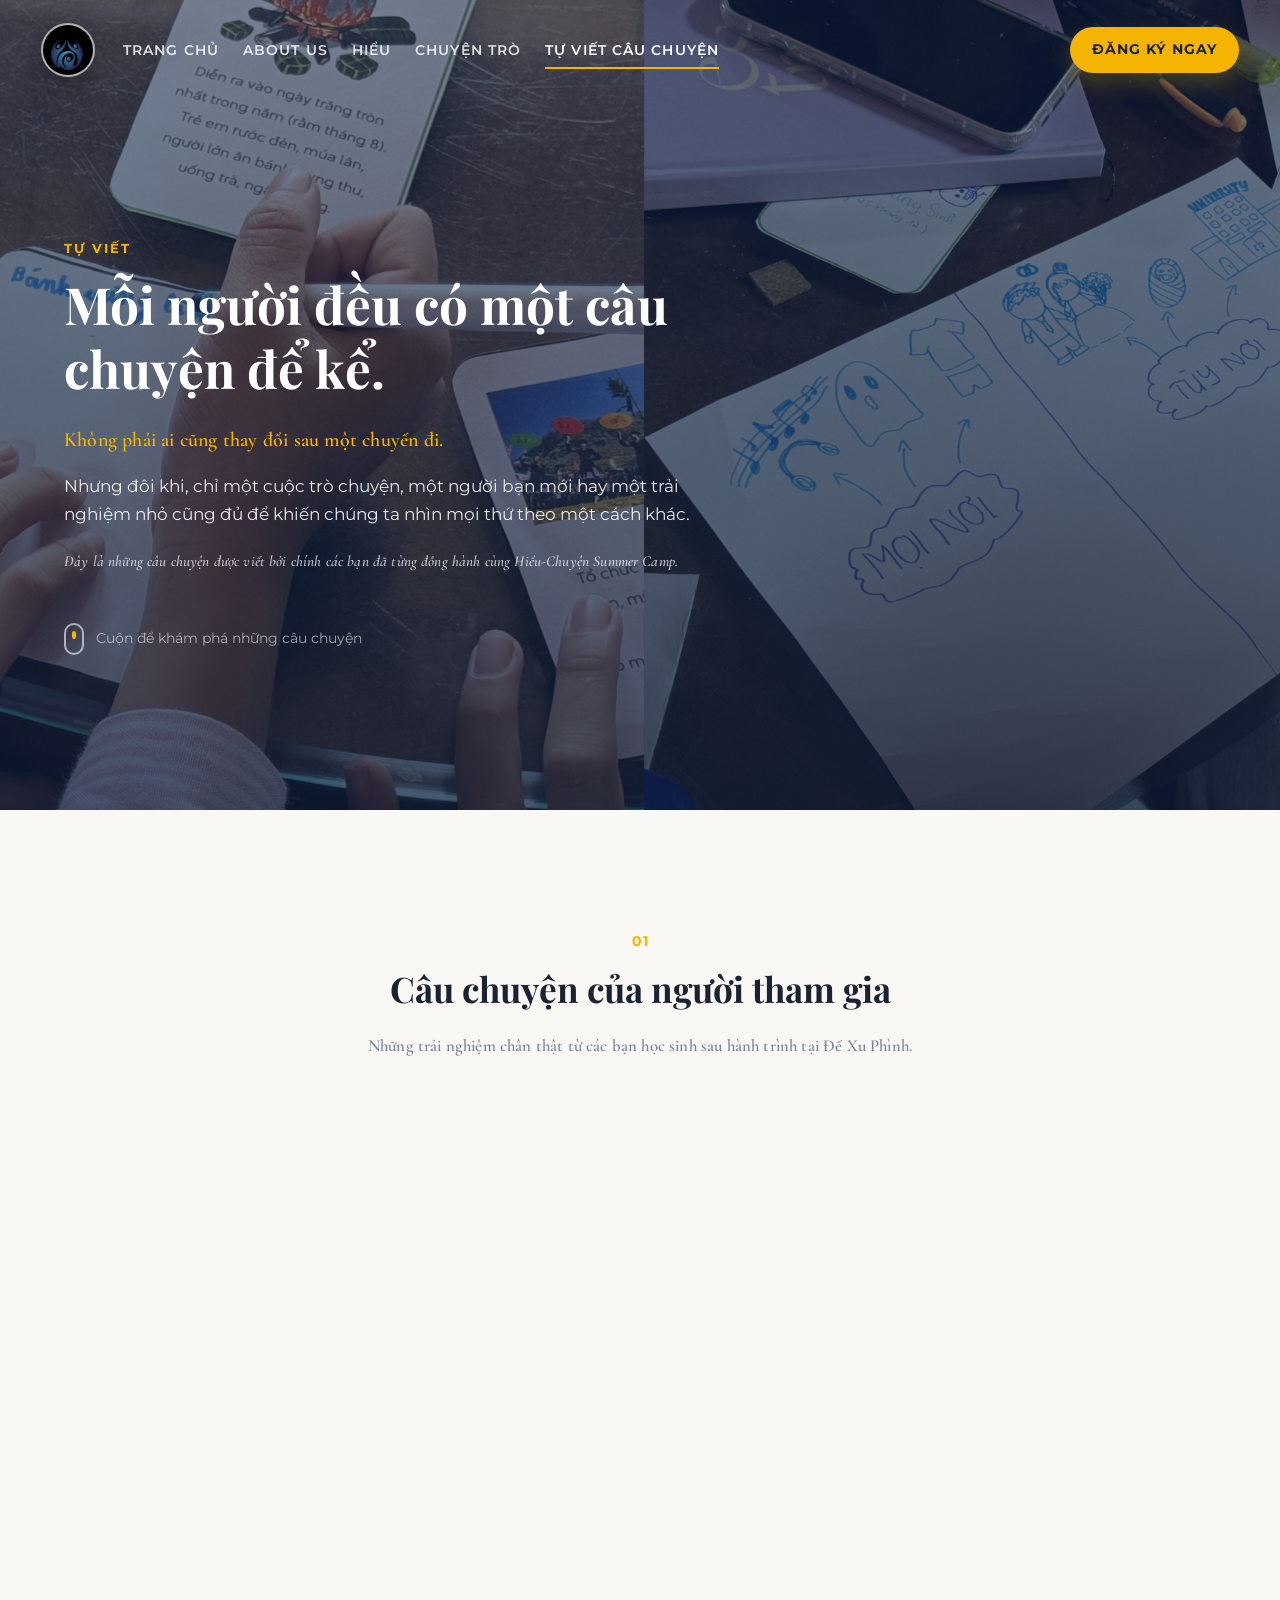
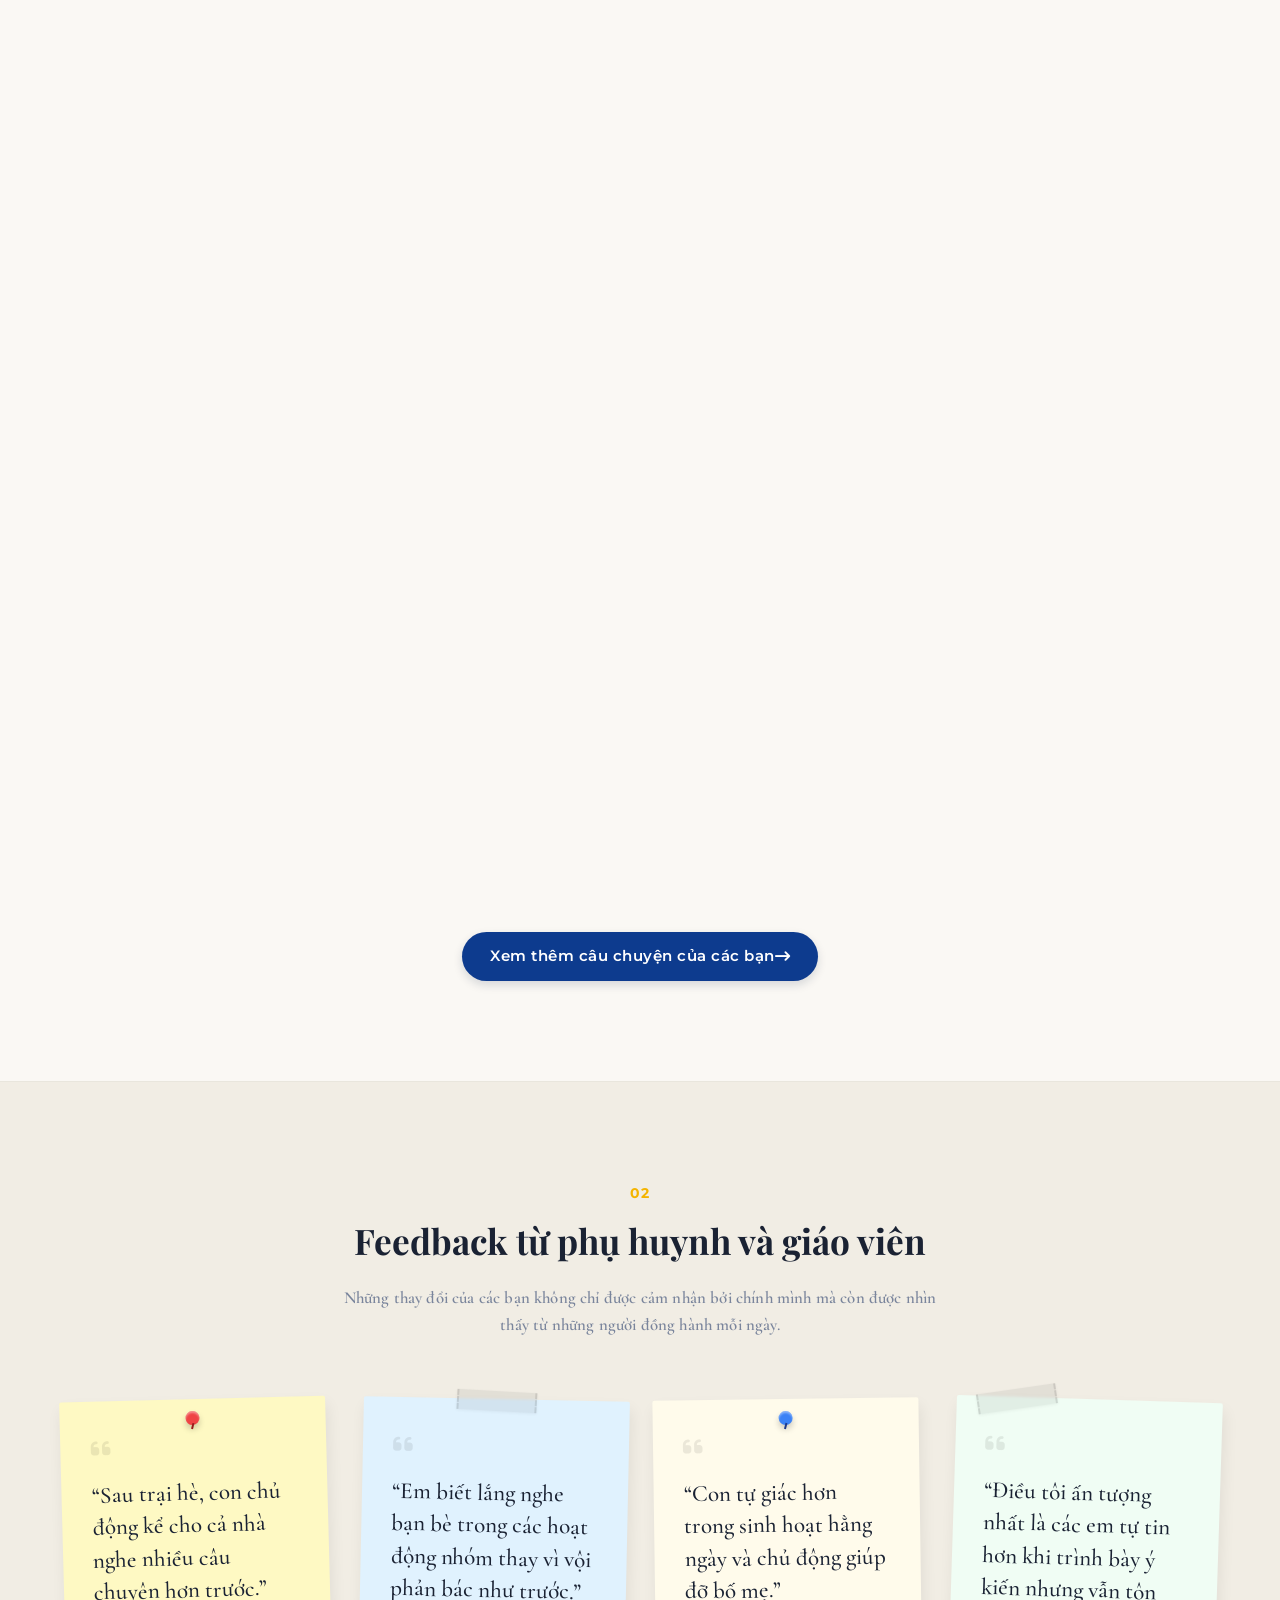
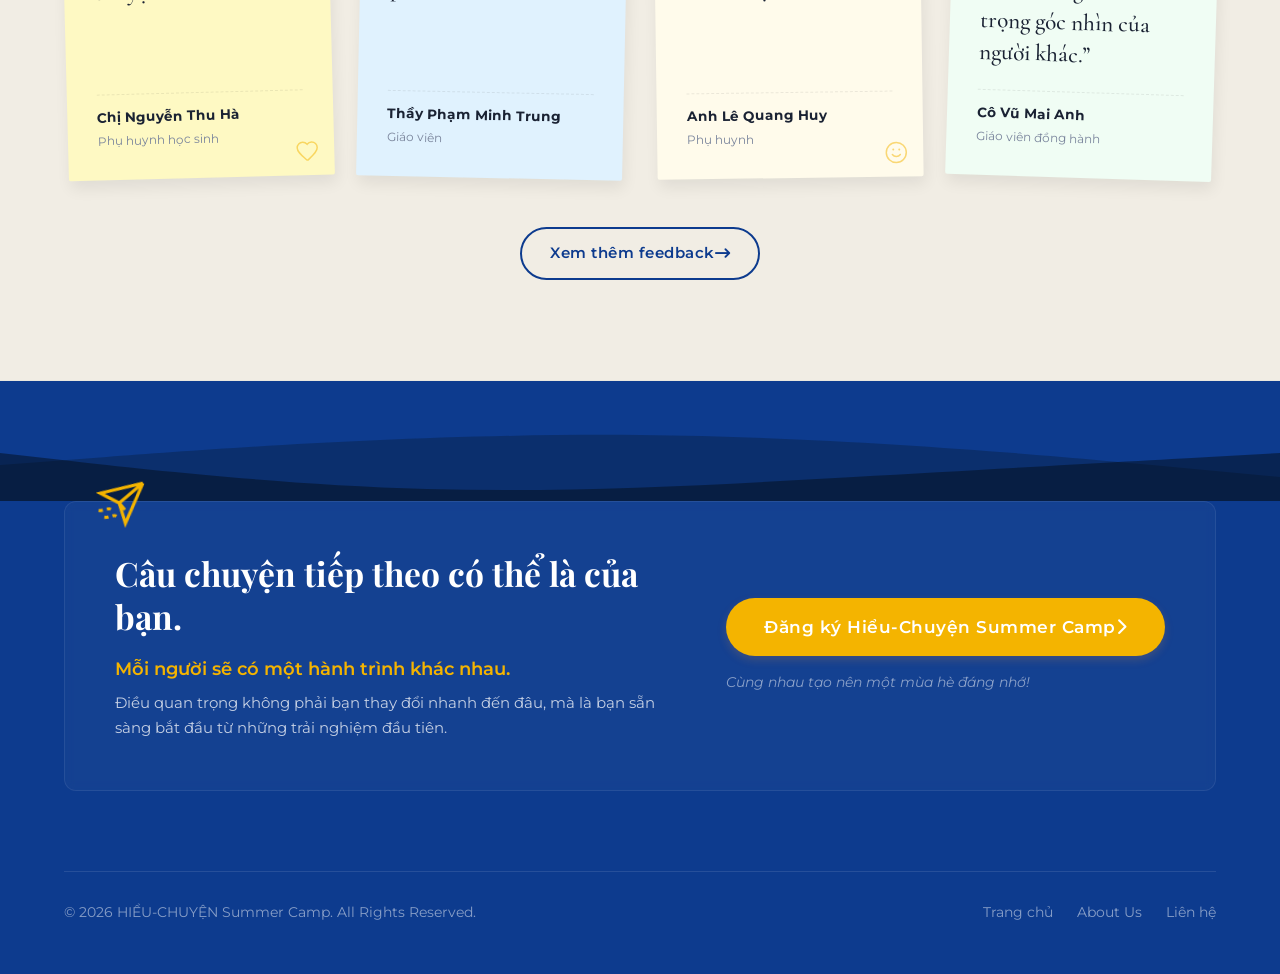
<file: chuyen-tro/index.html>
﻿<!DOCTYPE html>
<html lang="vi">

<head>
    <meta charset="UTF-8">
    <meta name="viewport" content="width=device-width, initial-scale=1.0">
    <title>Tự viết câu chuyện - Hiểu-Chuyện Summer Camp</title>
    <link rel="preconnect" href="https://fonts.googleapis.com">
    <link rel="preconnect" href="https://fonts.gstatic.com" crossorigin>
    <link
        href="https://fonts.googleapis.com/css2?family=Cormorant+Garamond:wght@600;700&family=Montserrat:wght@400;500;600;700&family=Playfair+Display:wght@700;800&display=swap"
        rel="stylesheet">
    <link rel="stylesheet" href="https://cdnjs.cloudflare.com/ajax/libs/font-awesome/6.4.0/css/all.min.css">
    <link rel="stylesheet" href="style.css">
</head>

<body>

    <!-- Sticky Header -->
    <header class="main-header" id="mainHeader">
        <div class="header-container">
            <div class="header-inner">
                <a href="../home/index.html" class="nav-logo" aria-label="Về trang chủ Hiểu-Chuyện">
                    <span class="logo-mark" aria-hidden="true"></span>
                </a>

                <button class="mobile-menu-toggle" id="menuToggle" aria-label="Toggle Navigation">
                    <i class="fa-solid fa-bars"></i>
                </button>

                <nav class="nav-menu" id="navMenu">
                    <a href="../home/index.html" class="nav-item">Trang chủ</a>
                    <a href="../about/index.html" class="nav-item">About Us</a>
                    <a href="../hieu/index.html" class="nav-item ">Hiểu</a>
                    <a href="../chuyen-tro/chuyen.html" class="nav-item ">Chuyện trò</a>
                    <a href="../chuyen-tro/index.html" class="nav-item active">Tự viết câu chuyện</a>
                </nav>
            </div>
            <div class="header-cta">
                <button class="btn btn-primary btn-register-trigger">ĐĂNG KÝ NGAY</button>
            </div>
        </div>
    </header>

    <!-- Hero Section -->
    <section class="hero-section" id="story-page"
        style="background-image: linear-gradient(rgba(10, 25, 47, 0.4), rgba(10, 25, 47, 0.65)), url('image/hero_tu_Viet.png');">
        <div class="hero-container">
            <div class="hero-content">
                <span class="hero-badge">TỰ VIẾT</span>
                <h1 class="hero-title">Mỗi người đều có một câu chuyện để kể.</h1>
                <p class="hero-intro">Không phải ai cũng thay đổi sau một chuyến đi.</p>
                <p class="hero-description">
                    Nhưng đôi khi, chỉ một cuộc trò chuyện, một người bạn mới hay một trải nghiệm nhỏ cũng đủ để khiến
                    chúng ta nhìn mọi thứ theo một cách khác.
                </p>
                <p class="hero-subtext">
                    Đây là những câu chuyện được viết bởi chính các bạn đã từng đồng hành cùng Hiểu-Chuyện Summer Camp.
                </p>

                <div class="scroll-indicator">
                    <div class="mouse-icon">
                        <span class="mouse-wheel"></span>
                    </div>
                    <span>Cuộn để khám phá những câu chuyện</span>
                </div>
            </div>
        </div>
    </section>

    <!-- Section 01: Participant Stories -->
    <section class="stories-section">
        <div class="container">
            <div class="section-header text-center">
                <span class="section-number">01</span>
                <h2 class="section-title serif">Câu chuyện của người tham gia</h2>
                <p class="section-subtitle">Những trải nghiệm chân thật từ các bạn học sinh sau hành trình tại Đế Xu
                    Phình.</p>
            </div>

            <div class="stories-list">
                <!-- Card 01 (Image left, content right) -->
                <div class="story-card" data-aos="fade-up">
                    <div class="story-image-wrapper">
                        <img src="image/2.jpeg" alt="Lần đầu mình hiểu rằng lắng nghe cũng là một kỹ năng"
                            class="story-img">
                    </div>
                    <div class="story-postcard">
                        <div class="washi-tape washi-tape-top-right"></div>
                        <div class="postmark-stamp">
                            <svg viewBox="0 0 100 100" fill="none" xmlns="http://www.w3.org/2000/svg">
                                <circle cx="50" cy="50" r="45" stroke="currentColor" stroke-dasharray="4 4"
                                    stroke-opacity="0.3" />
                                <circle cx="50" cy="50" r="38" stroke="currentColor" stroke-opacity="0.2" />
                                <text x="50" y="45" text-anchor="middle" fill="currentColor" fill-opacity="0.3"
                                    font-size="8" font-weight="bold" letter-spacing="1">ĐẾ XU PHÌNH</text>
                                <text x="50" y="55" text-anchor="middle" fill="currentColor" fill-opacity="0.3"
                                    font-size="7">SUMMER CAMP</text>
                                <line x1="20" y1="65" x2="80" y2="65" stroke="currentColor" stroke-opacity="0.2" />
                            </svg>
                        </div>
                        <div class="postcard-content">
                            <div class="postcard-meta">
                                <span class="quote-symbol"><i class="fa-solid fa-quote-left"></i></span>
                                <span class="badge-story-num">Câu chuyện 01</span>
                            </div>
                            <h3 class="story-card-title serif">Lần đầu mình hiểu rằng lắng nghe cũng là một kỹ năng</h3>
                            <p class="story-author"><strong>Nguyễn Minh Anh</strong> • 15 tuổi</p>
                            <p class="story-snippet">
                                Trước đây mình luôn nghĩ ai nói to hơn sẽ là người thắng trong một cuộc tranh luận. Sau
                                trại hè, mình nhận ra điều khiến người khác muốn lắng nghe mình lại là cách mình biết
                                lắng nghe họ trước.
                            </p>
                            <button class="btn-read-story" data-story="1">Đọc câu chuyện <i
                                    class="fa-solid fa-arrow-right-long"></i></button>
                        </div>
                    </div>
                </div>

                <!-- Card 02 (Content left, image right) -->
                <div class="story-card card-reverse" data-aos="fade-up">
                    <div class="story-image-wrapper">
                        <img src="image/3.jpeg"" alt=" Những người bạn mình không nghĩ sẽ gặp" class="story-img">
                    </div>
                    <div class="story-postcard">
                        <div class="washi-tape washi-tape-top-left"></div>
                        <div class="postmark-stamp">
                            <svg viewBox="0 0 100 100" fill="none" xmlns="http://www.w3.org/2000/svg">
                                <circle cx="50" cy="50" r="45" stroke="currentColor" stroke-dasharray="4 4"
                                    stroke-opacity="0.3" />
                                <circle cx="50" cy="50" r="38" stroke="currentColor" stroke-opacity="0.2" />
                                <text x="50" y="45" text-anchor="middle" fill="currentColor" fill-opacity="0.3"
                                    font-size="8" font-weight="bold" letter-spacing="1">ĐẾ XU PHÌNH</text>
                                <text x="50" y="55" text-anchor="middle" fill="currentColor" fill-opacity="0.3"
                                    font-size="7">SUMMER CAMP</text>
                                <line x1="20" y1="65" x2="80" y2="65" stroke="currentColor" stroke-opacity="0.2" />
                            </svg>
                        </div>
                        <div class="postcard-content">
                            <div class="postcard-meta">
                                <span class="quote-symbol"><i class="fa-solid fa-quote-left"></i></span>
                                <span class="badge-story-num">Câu chuyện 02</span>
                            </div>
                            <h3 class="story-card-title serif">Những người bạn mình không nghĩ sẽ gặp</h3>
                            <p class="story-author"><strong>Lê Gia Huy</strong> • 14 tuổi</p>
                            <p class="story-snippet">
                                Mình đến trại hè với suy nghĩ sẽ chỉ tham gia vài hoạt động rồi về. Không ngờ điều mình
                                nhớ nhất lại là những người bạn mới.
                            </p>
                            <button class="btn-read-story" data-story="2">Đọc câu chuyện <i
                                    class="fa-solid fa-arrow-right-long"></i></button>
                        </div>
                    </div>
                </div>

                <!-- Card 03 (Image left, content right) -->
                <div class="story-card" data-aos="fade-up">
                    <div class="story-image-wrapper">
                        <img src="image/4.jpeg" alt="Điều mình mang về không nằm trong chiếc balo" class="story-img">
                    </div>
                    <div class="story-postcard">
                        <div class="washi-tape washi-tape-top-right"></div>
                        <div class="postmark-stamp">
                            <svg viewBox="0 0 100 100" fill="none" xmlns="http://www.w3.org/2000/svg">
                                <circle cx="50" cy="50" r="45" stroke="currentColor" stroke-dasharray="4 4"
                                    stroke-opacity="0.3" />
                                <circle cx="50" cy="50" r="38" stroke="currentColor" stroke-opacity="0.2" />
                                <text x="50" y="45" text-anchor="middle" fill="currentColor" fill-opacity="0.3"
                                    font-size="8" font-weight="bold" letter-spacing="1">ĐẾ XU PHÌNH</text>
                                <text x="50" y="55" text-anchor="middle" fill="currentColor" fill-opacity="0.3"
                                    font-size="7">SUMMER CAMP</text>
                                <line x1="20" y1="65" x2="80" y2="65" stroke="currentColor" stroke-opacity="0.2" />
                            </svg>
                        </div>
                        <div class="postcard-content">
                            <div class="postcard-meta">
                                <span class="quote-symbol"><i class="fa-solid fa-quote-left"></i></span>
                                <span class="badge-story-num">Câu chuyện 03</span>
                            </div>
                            <h3 class="story-card-title serif">Điều mình mang về không nằm trong chiếc balo</h3>
                            <p class="story-author"><strong>Trần Khánh Linh</strong> • 16 tuổi</p>
                            <p class="story-snippet">
                                Điều đáng nhớ nhất sau chuyến đi không phải những món quà lưu niệm. Mà là những điều
                                mình học được từ con người nơi đây.
                            </p>
                            <button class="btn-read-story" data-story="3">Đọc câu chuyện <i
                                    class="fa-solid fa-arrow-right-long"></i></button>
                        </div>
                    </div>
                </div>
            </div>

            <!-- CTA Section 01 -->
            <div class="section-cta text-center">
                <button class="btn btn-secondary" id="btnMoreStories">Xem thêm câu chuyện của các bạn <i
                        class="fa-solid fa-arrow-right-long"></i></button>
            </div>
        </div>
    </section>

    <!-- Section 02: Feedback from Parents and Teachers -->
    <section class="feedback-section">
        <div class="container">
            <div class="section-header text-center">
                <span class="section-number">02</span>
                <h2 class="section-title serif">Feedback từ phụ huynh và giáo viên</h2>
                <p class="section-subtitle">Những thay đổi của các bạn không chỉ được cảm nhận bởi chính mình mà còn
                    được nhìn thấy từ những người đồng hành mỗi ngày.</p>
            </div>

            <div class="corkboard">
                <!-- Feedback Card 01 - Yellow note -->
                <div class="sticky-note note-yellow" style="--rotation: -1.5deg;">
                    <div class="pin"></div>
                    <div class="note-quote-icon"><i class="fa-solid fa-quote-left"></i></div>
                    <div class="note-body">
                        “Sau trại hè, con chủ động kể cho cả nhà nghe nhiều câu chuyện hơn trước.”
                    </div>
                    <div class="note-author">
                        <span class="author-name">Chị Nguyễn Thu Hà</span>
                        <span class="author-role">Phụ huynh học sinh</span>
                    </div>
                    <div class="note-doodle doodle-heart">
                        <svg viewBox="0 0 24 24" fill="none" stroke="currentColor" stroke-width="1.5">
                            <path
                                d="M12 21.35l-1.45-1.32C5.4 15.36 2 12.28 2 8.5 2 5.42 4.42 3 7.5 3c1.74 0 3.41.81 4.5 2.09C13.09 3.81 14.76 3 16.5 3 19.58 3 22 5.42 22 8.5c0 3.78-3.4 6.86-8.55 11.54L12 21.35z"
                                stroke-dasharray="100" stroke-dashoffset="0" />
                        </svg>
                    </div>
                </div>

                <!-- Feedback Card 02 - Blue note -->
                <div class="sticky-note note-blue" style="--rotation: 1.2deg;">
                    <div class="washi-tape washi-tape-note"></div>
                    <div class="note-quote-icon"><i class="fa-solid fa-quote-left"></i></div>
                    <div class="note-body">
                        “Em biết lắng nghe bạn bè trong các hoạt động nhóm thay vì vội phản bác như trước.”
                    </div>
                    <div class="note-author">
                        <span class="author-name">Thầy Phạm Minh Trung</span>
                        <span class="author-role">Giáo viên</span>
                    </div>
                </div>

                <!-- Feedback Card 03 - Cream note -->
                <div class="sticky-note note-cream" style="--rotation: -0.8deg;">
                    <div class="pin pin-blue"></div>
                    <div class="note-quote-icon"><i class="fa-solid fa-quote-left"></i></div>
                    <div class="note-body">
                        “Con tự giác hơn trong sinh hoạt hằng ngày và chủ động giúp đỡ bố mẹ.”
                    </div>
                    <div class="note-author">
                        <span class="author-name">Anh Lê Quang Huy</span>
                        <span class="author-role">Phụ huynh</span>
                    </div>
                    <div class="note-doodle doodle-smile">
                        <svg viewBox="0 0 24 24" fill="none" stroke="currentColor" stroke-width="1.5">
                            <circle cx="12" cy="12" r="10" stroke-dasharray="100" />
                            <path d="M8 14s1.5 2 4 2 4-2 4-2" stroke-linecap="round" />
                            <line x1="9" y1="9" x2="9.01" y2="9" stroke-linecap="round" stroke-width="2" />
                            <line x1="15" y1="9" x2="15.01" y2="9" stroke-linecap="round" stroke-width="2" />
                        </svg>
                    </div>
                </div>

                <!-- Feedback Card 04 - Green note -->
                <div class="sticky-note note-green" style="--rotation: 1.8deg;">
                    <div class="washi-tape washi-tape-note-slant"></div>
                    <div class="note-quote-icon"><i class="fa-solid fa-quote-left"></i></div>
                    <div class="note-body">
                        “Điều tôi ấn tượng nhất là các em tự tin hơn khi trình bày ý kiến nhưng vẫn tôn trọng góc nhìn
                        của người khác.”
                    </div>
                    <div class="note-author">
                        <span class="author-name">Cô Vũ Mai Anh</span>
                        <span class="author-role">Giáo viên đồng hành</span>
                    </div>
                </div>
            </div>

            <!-- CTA Section 02 -->
            <div class="section-cta text-center">
                <button class="btn btn-outline" id="btnMoreFeedback">Xem thêm feedback <i
                        class="fa-solid fa-arrow-right-long"></i></button>
            </div>
        </div>
    </section>

    <!-- Footer & Final CTA -->
    <footer class="footer-section">
        <!-- Subtle Mountain Line Drawing Overlay -->
        <div class="mountain-overlay">
            <svg viewBox="0 0 1440 320" preserveAspectRatio="none" xmlns="http://www.w3.org/2000/svg">
                <path
                    d="M0,224L120,202.7C240,181,480,139,720,144C960,149,1200,203,1320,229.3L1440,256L1440,320L1320,320C1200,320,960,320,720,320C480,320,240,320,120,320L0,320Z"
                    fill="#071424" fill-opacity="0.3"></path>
                <path
                    d="M0,192L80,213.3C160,235,320,277,480,288C640,299,800,277,960,256C1120,235,1280,213,1360,202.7L1440,192L1440,320L1360,320C1280,320,1120,320,960,320C800,320,640,320,480,320C320,320,160,320,80,320L0,320Z"
                    fill="#050e1b" fill-opacity="0.5"></path>
            </svg>
        </div>

        <div class="container footer-container">
            <div class="footer-cta-box">
                <div class="paper-plane-decoration">
                    <svg viewBox="0 0 24 24" fill="none" stroke="currentColor" stroke-width="1.5"
                        class="paper-plane-svg">
                        <path d="M22 2L2 8.66L11.5 12.5L22 2ZM22 2L15.33 22L11.5 12.5L22 2Z" />
                        <path d="M11.5 12.5L14.5 15.5" />
                        <!-- Wind trails -->
                        <path d="M2 17C5 17 6 15 8 16" stroke-dasharray="2 2" />
                        <path d="M5 20C8 20 9 18 11 19" stroke-dasharray="2 2" />
                    </svg>
                </div>
                <div class="footer-cta-text">
                    <h2 class="serif">Câu chuyện tiếp theo có thể là của bạn.</h2>
                    <p class="cta-bold">Mỗi người sẽ có một hành trình khác nhau.</p>
                    <p class="cta-normal">Điều quan trọng không phải bạn thay đổi nhanh đến đâu, mà là bạn sẵn sàng bắt
                        đầu từ những trải nghiệm đầu tiên.</p>
                </div>
                <div class="footer-cta-action">
                    <button class="btn btn-primary btn-cta-large btn-register-trigger">Đăng ký Hiểu-Chuyện Summer Camp
                        <i class="fa-solid fa-chevron-right"></i></button>
                    <span class="footer-note-text">Cùng nhau tạo nên một mùa hè đáng nhớ!</span>
                </div>
            </div>

            <div class="footer-bottom">
                <p>&copy; 2026 HIỂU-CHUYỆN Summer Camp. All Rights Reserved.</p>
                <div class="footer-links">
                    <a href="#">Trang chủ</a>
                    <a href="#">About Us</a>
                    <a href="#">Liên hệ</a>
                </div>
            </div>
        </div>
    </footer>

    <!-- ==================== MODALS / POPUPS ==================== -->

    <!-- Modal 1: Individual Story Popup (Template updated dynamically via JS) -->
    <div class="modal-overlay" id="storyModal">
        <div class="modal-box postcard-modal">
            <button class="modal-close" aria-label="Close modal">&times;</button>
            <div class="modal-scroll-container">
                <div class="story-modal-header">
                    <span class="badge-story-num" id="modalStoryBadge">Câu chuyện 01</span>
                    <h2 class="story-modal-title serif" id="modalStoryTitle">Tiêu đề câu chuyện</h2>
                    <p class="story-modal-author" id="modalStoryAuthor">Nguyễn Minh Anh • 15 tuổi</p>
                </div>

                <div class="story-modal-body">
                    <div class="story-full-text" id="modalStoryText">
                        <!-- Full story paragraphs loaded by JS -->
                    </div>

                    <!-- Timeline Flow visualization -->
                    <div class="story-timeline-wrapper">
                        <h4 class="timeline-title serif">Hành trình của mình</h4>
                        <div class="story-timeline" id="modalStoryTimeline">
                            <!-- Timeline steps loaded by JS -->
                        </div>
                    </div>
                </div>
            </div>
        </div>
    </div>

    <!-- Modal 2: "Xem thêm câu chuyện của các bạn" Popup -->
    <div class="modal-overlay" id="moreStoriesModal">
        <div class="modal-box list-modal">
            <button class="modal-close" aria-label="Close modal">&times;</button>
            <div class="modal-scroll-container">
                <div class="modal-header-simple text-center">
                    <h2 class="serif modal-main-title">Những câu chuyện khác</h2>
                    <p class="modal-main-desc">Góc nhìn đa chiều từ những người đồng hành trong hành trình trải nghiệm
                    </p>
                </div>
                <div class="other-stories-grid">
                    <div class="other-story-item">
                        <div class="other-story-icon"><i class="fa-solid fa-feather-pointed"></i></div>
                        <div class="other-story-body">
                            <p>Lần đầu mình dám đứng trước đám đông.</p>
                        </div>
                    </div>
                    <div class="other-story-item">
                        <div class="other-story-icon"><i class="fa-solid fa-heart"></i></div>
                        <div class="other-story-body">
                            <p>Chuyến đi giúp mình hiểu mẹ hơn.</p>
                        </div>
                    </div>
                    <div class="other-story-item">
                        <div class="other-story-icon"><i class="fa-solid fa-map-location-dot"></i></div>
                        <div class="other-story-body">
                            <p>Người bạn đầu tiên ở Đế Xu Phình.</p>
                        </div>
                    </div>
                    <div class="other-story-item">
                        <div class="other-story-icon"><i class="fa-solid fa-bowl-food"></i></div>
                        <div class="other-story-body">
                            <p>Một bữa cơm mình sẽ nhớ rất lâu.</p>
                        </div>
                    </div>
                    <div class="other-story-item">
                        <div class="other-story-icon"><i class="fa-solid fa-comment-dots"></i></div>
                        <div class="other-story-body">
                            <p>Mình không còn sợ nói sai.</p>
                        </div>
                    </div>
                    <div class="other-story-item">
                        <div class="other-story-icon"><i class="fa-solid fa-child"></i></div>
                        <div class="other-story-body">
                            <p>Điều mình học được từ một em nhỏ trong bản.</p>
                        </div>
                    </div>
                    <div class="other-story-item">
                        <div class="other-story-icon"><i class="fa-solid fa-seedling"></i></div>
                        <div class="other-story-body">
                            <p>Trưởng thành từ những việc rất nhỏ.</p>
                        </div>
                    </div>
                    <div class="other-story-item">
                        <div class="other-story-icon"><i class="fa-solid fa-camera"></i></div>
                        <div class="other-story-body">
                            <p>Mình mang về nhiều hơn một tấm ảnh.</p>
                        </div>
                    </div>
                </div>
            </div>
        </div>
    </div>

    <!-- Modal 3: "Xem thêm feedback" Popup -->
    <div class="modal-overlay" id="moreFeedbackModal">
        <div class="modal-box list-modal">
            <button class="modal-close" aria-label="Close modal">&times;</button>
            <div class="modal-scroll-container">
                <div class="modal-header-simple text-center">
                    <h2 class="serif modal-main-title">Những chia sẻ khác</h2>
                    <p class="modal-main-desc">Ghi chép và đánh giá từ thầy cô và phụ huynh học sinh</p>
                </div>
                <div class="other-feedbacks-list">
                    <div class="other-feedback-item">
                        <span class="other-feedback-quote"><i class="fa-solid fa-quote-left"></i></span>
                        <p class="other-feedback-text">“Con dành nhiều thời gian trò chuyện với gia đình hơn sau chương
                            trình.”</p>
                        <span class="other-feedback-author">— Phụ huynh</span>
                    </div>
                    <div class="other-feedback-item">
                        <span class="other-feedback-quote"><i class="fa-solid fa-quote-left"></i></span>
                        <p class="other-feedback-text">“Em chủ động tham gia các hoạt động của lớp và tự tin hơn khi làm
                            việc nhóm.”</p>
                        <span class="other-feedback-author">— Giáo viên</span>
                    </div>
                    <div class="other-feedback-item">
                        <span class="other-feedback-quote"><i class="fa-solid fa-quote-left"></i></span>
                        <p class="other-feedback-text">“Điều con mang về không chỉ là kiến thức mà còn là những người
                            bạn rất đặc biệt.”</p>
                        <span class="other-feedback-author">— Phụ huynh</span>
                    </div>
                    <div class="other-feedback-item">
                        <span class="other-feedback-quote"><i class="fa-solid fa-quote-left"></i></span>
                        <p class="other-feedback-text">“Các em biết quan sát, lắng nghe và hỗ trợ nhau nhiều hơn trong
                            các hoạt động.”</p>
                        <span class="other-feedback-author">— Mentor</span>
                    </div>
                    <div class="other-feedback-item">
                        <span class="other-feedback-quote"><i class="fa-solid fa-quote-left"></i></span>
                        <p class="other-feedback-text">“Con trưởng thành hơn trong cách suy nghĩ và biết quan tâm đến
                            cảm xúc của người khác.”</p>
                        <span class="other-feedback-author">— Phụ huynh</span>
                    </div>
                </div>
            </div>
        </div>
    </div>

    <!-- Modal 4: Registration Form Popup -->
    <div class="modal-overlay" id="registerModal">
        <div class="modal-box form-modal">
            <button class="modal-close" aria-label="Close modal">&times;</button>
            <div class="modal-scroll-container">
                <div class="register-header text-center">
                    <h2 class="serif">ĐĂNG KÝ HÀNH TRÌNH</h2>
                    <p>Hãy cùng Hiểu-Chuyện kiến tạo nên một mùa hè ý nghĩa và đáng nhớ!</p>
                </div>
                <form id="registerForm" class="register-form">
                    <div class="form-group">
                        <label for="fullName">Họ và tên học sinh / phụ huynh <span class="required">*</span></label>
                        <input type="text" id="fullName" name="fullName" required placeholder="Nhập đầy đủ họ và tên">
                    </div>

                    <div class="form-row">
                        <div class="form-group">
                            <label for="phoneNumber">Số điện thoại liên hệ <span class="required">*</span></label>
                            <input type="tel" id="phoneNumber" name="phoneNumber" required
                                placeholder="Nhập số điện thoại">
                        </div>
                        <div class="form-group">
                            <label for="email">Địa chỉ Email <span class="required">*</span></label>
                            <input type="email" id="email" name="email" required placeholder="email@viettel.vn">
                        </div>
                    </div>

                    <div class="form-row">
                        <div class="form-group">
                            <label for="birthYear">Năm sinh của học sinh</label>
                            <input type="number" id="birthYear" name="birthYear" min="2005" max="2020"
                                placeholder="Ví dụ: 2011">
                        </div>
                        <div class="form-group">
                            <label for="role">Bạn đăng ký với vai trò là <span class="required">*</span></label>
                            <select id="role" name="role" required>
                                <option value="" disabled selected>Chọn vai trò</option>
                                <option value="parent">Phụ huynh học sinh</option>
                                <option value="student">Học sinh tự đăng ký</option>
                                <option value="other">Khác</option>
                            </select>
                        </div>
                    </div>

                    <div class="form-group">
                        <label for="message">Lời nhắn gửi hoặc điều bạn băn khoăn</label>
                        <textarea id="message" name="message" rows="3"
                            placeholder="Chia sẻ thêm thông tin hoặc những câu hỏi của bạn dành cho ban tổ chức..."></textarea>
                    </div>

                    <div class="form-actions">
                        <button type="submit" class="btn btn-primary btn-block">Gửi thông tin đăng ký</button>
                    </div>
                </form>

                <!-- Success Screen (Hidden by default) -->
                <div id="registerSuccess" class="register-success-msg text-center" style="display: none;">
                    <div class="success-icon"><i class="fa-solid fa-circle-check"></i></div>
                    <h3 class="serif">ĐĂNG KÝ THÀNH CÔNG!</h3>
                    <p>Cảm ơn bạn đã quan tâm đến Hiểu-Chuyện Summer Camp.</p>
                    <p class="success-note">Ban tổ chức sẽ liên hệ lại với bạn qua Số điện thoại hoặc Email trong vòng
                        24h làm việc sắp tới.</p>
                    <button class="btn btn-secondary btn-close-success">Đóng cửa sổ</button>
                </div>
            </div>
        </div>
    </div>

    <!-- Script file -->
    <script src="script.js"></script>
</body>

</html>
</file>
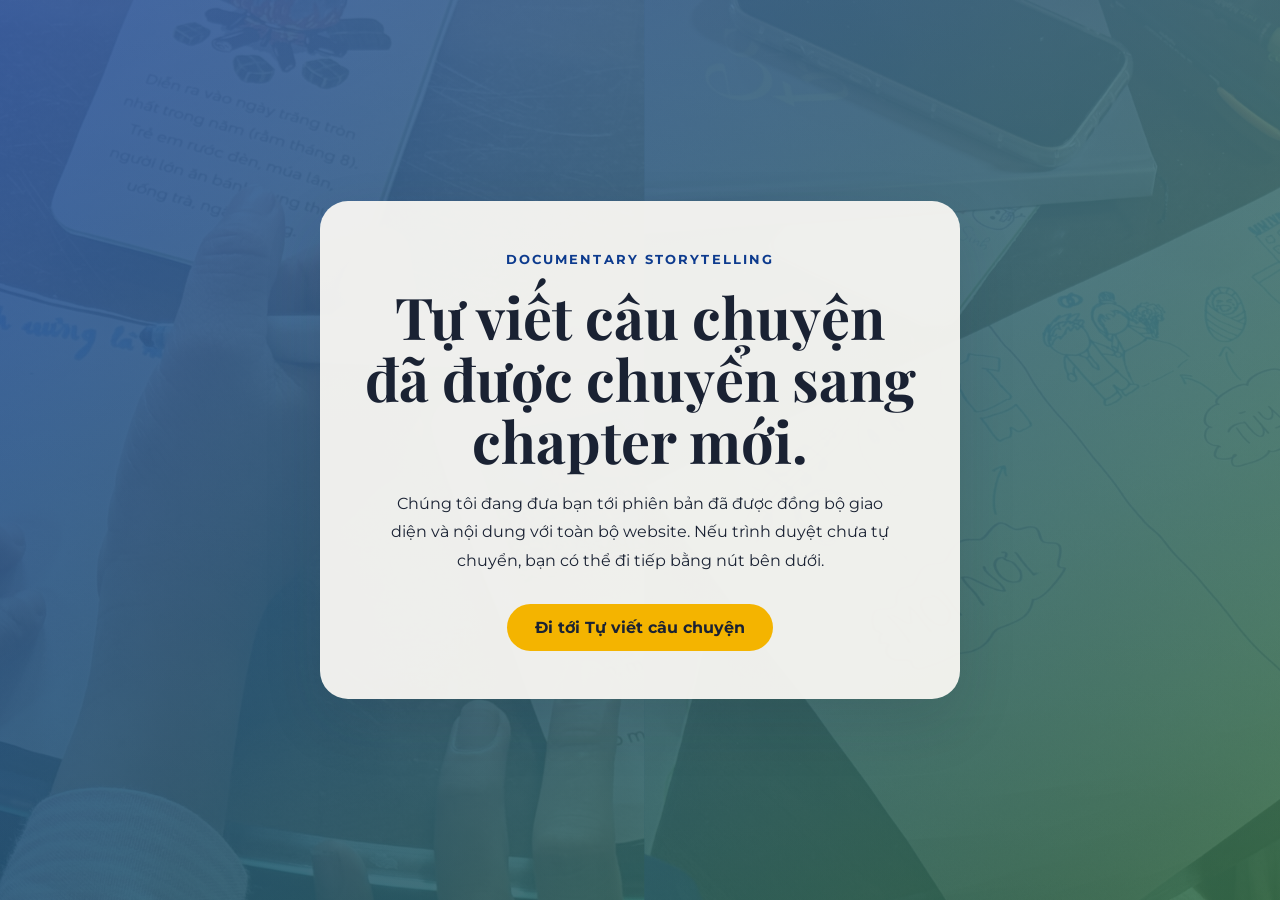
<file: tu-viet/index.html>
<!DOCTYPE html>
<html lang="vi">

<head>
  <meta charset="UTF-8">
  <meta http-equiv="refresh" content="2; url=../chuyen-tro/index.html">
  <meta name="viewport" content="width=device-width, initial-scale=1.0">
  <title>Tự viết câu chuyện - Hiểu-Chuyện</title>
  <link rel="preconnect" href="https://fonts.googleapis.com">
  <link rel="preconnect" href="https://fonts.gstatic.com" crossorigin>
  <link
    href="https://fonts.googleapis.com/css2?family=Cormorant+Garamond:wght@600;700&family=Montserrat:wght@400;500;600;700&family=Playfair+Display:wght@700;800&display=swap"
    rel="stylesheet">
  <link rel="stylesheet" href="style.css">
</head>

<body>
  <main class="redirect-page">
    <div class="redirect-panel">
      <span class="kicker">Documentary Storytelling</span>
      <h1>Tự viết câu chuyện đã được chuyển sang chapter mới.</h1>
      <p>
        Chúng tôi đang đưa bạn tới phiên bản đã được đồng bộ giao diện và nội dung với toàn bộ website.
        Nếu trình duyệt chưa tự chuyển, bạn có thể đi tiếp bằng nút bên dưới.
      </p>
      <a href="../chuyen-tro/index.html" class="redirect-link">Đi tới Tự viết câu chuyện</a>
    </div>
  </main>
</body>

</html>
</file>
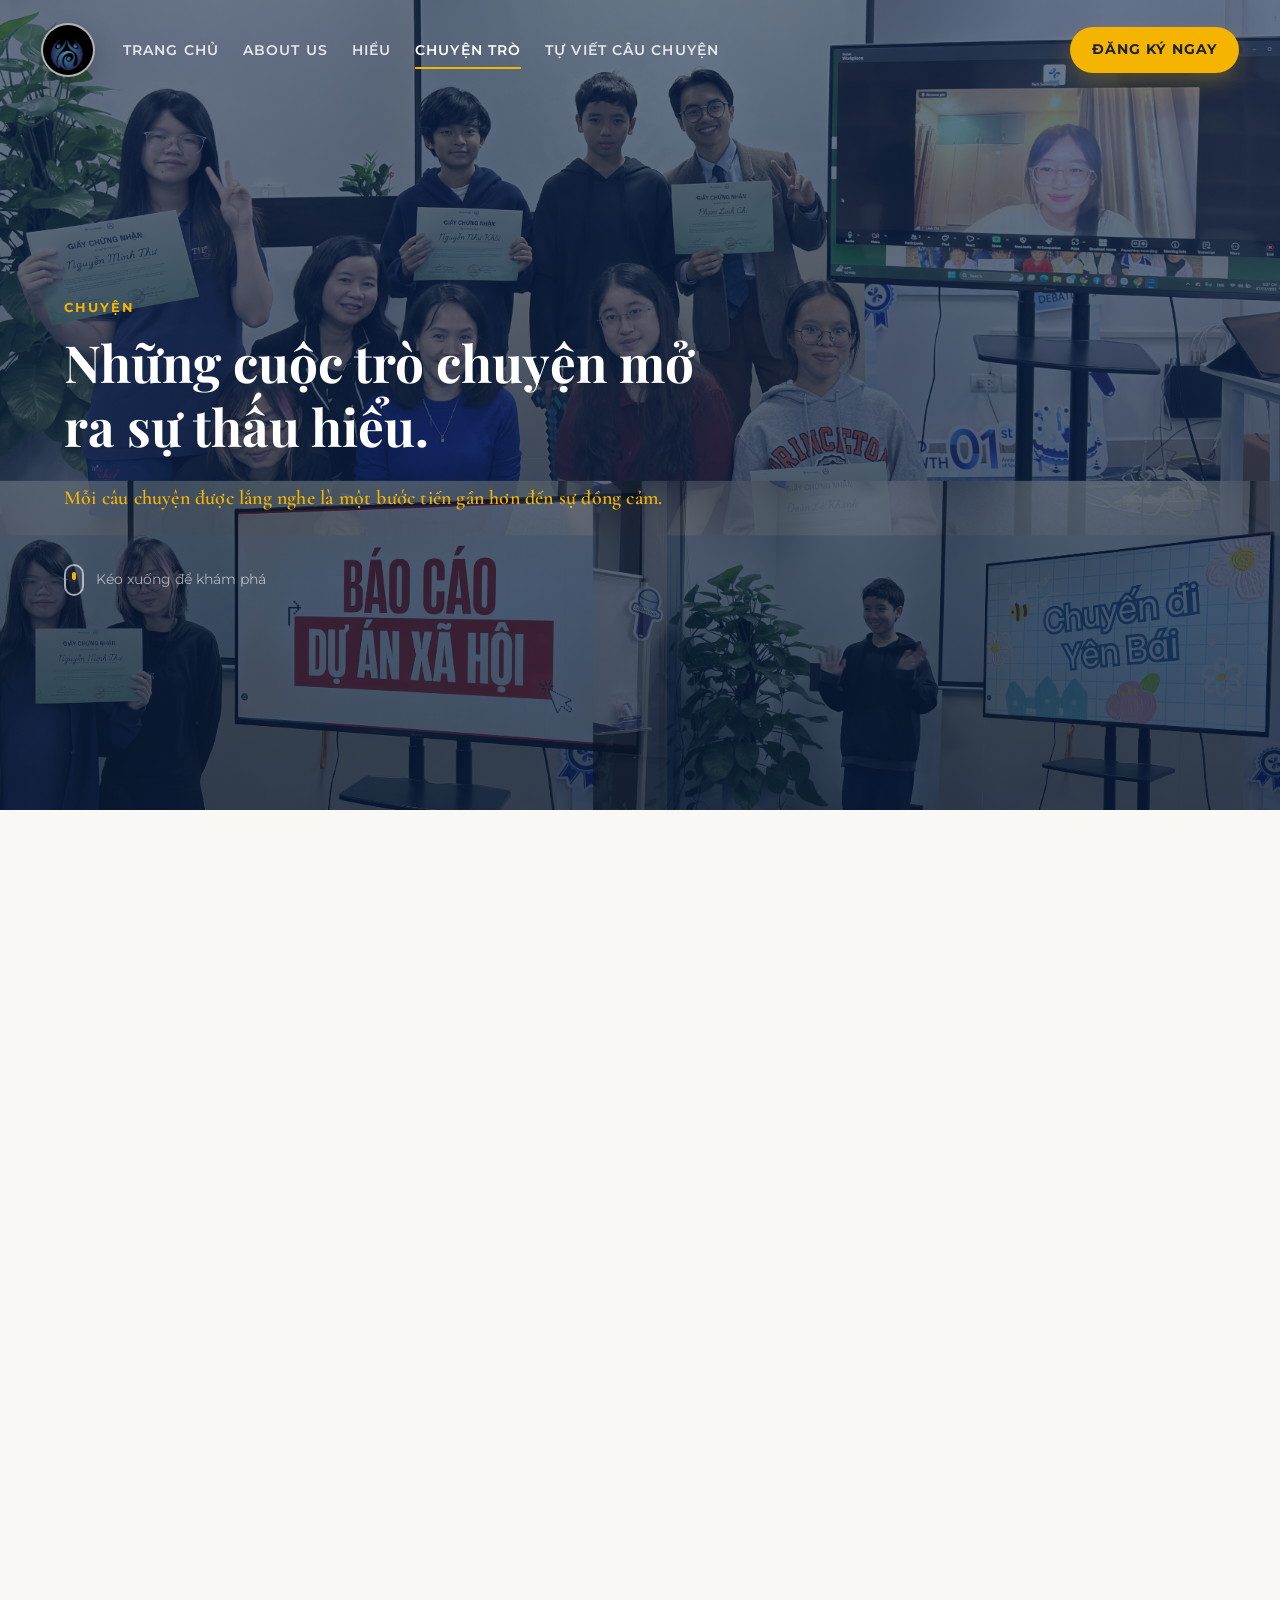
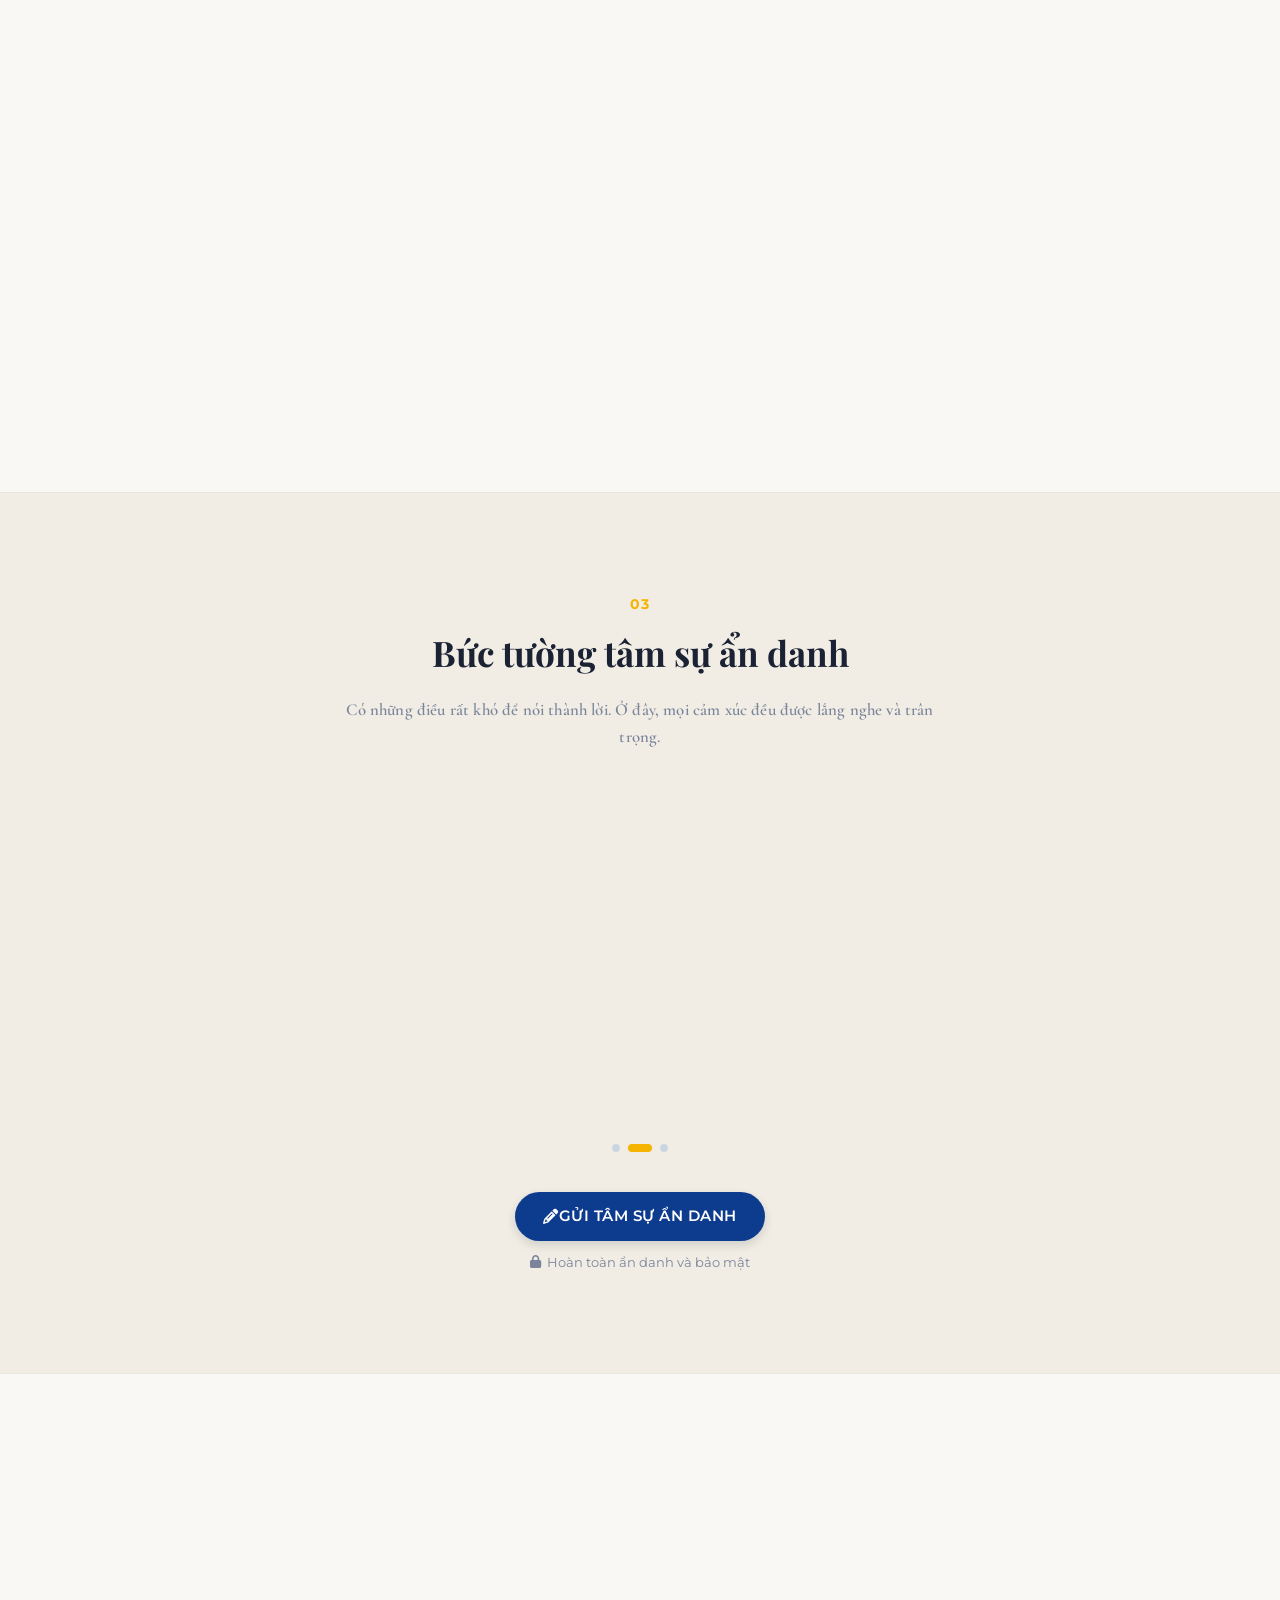
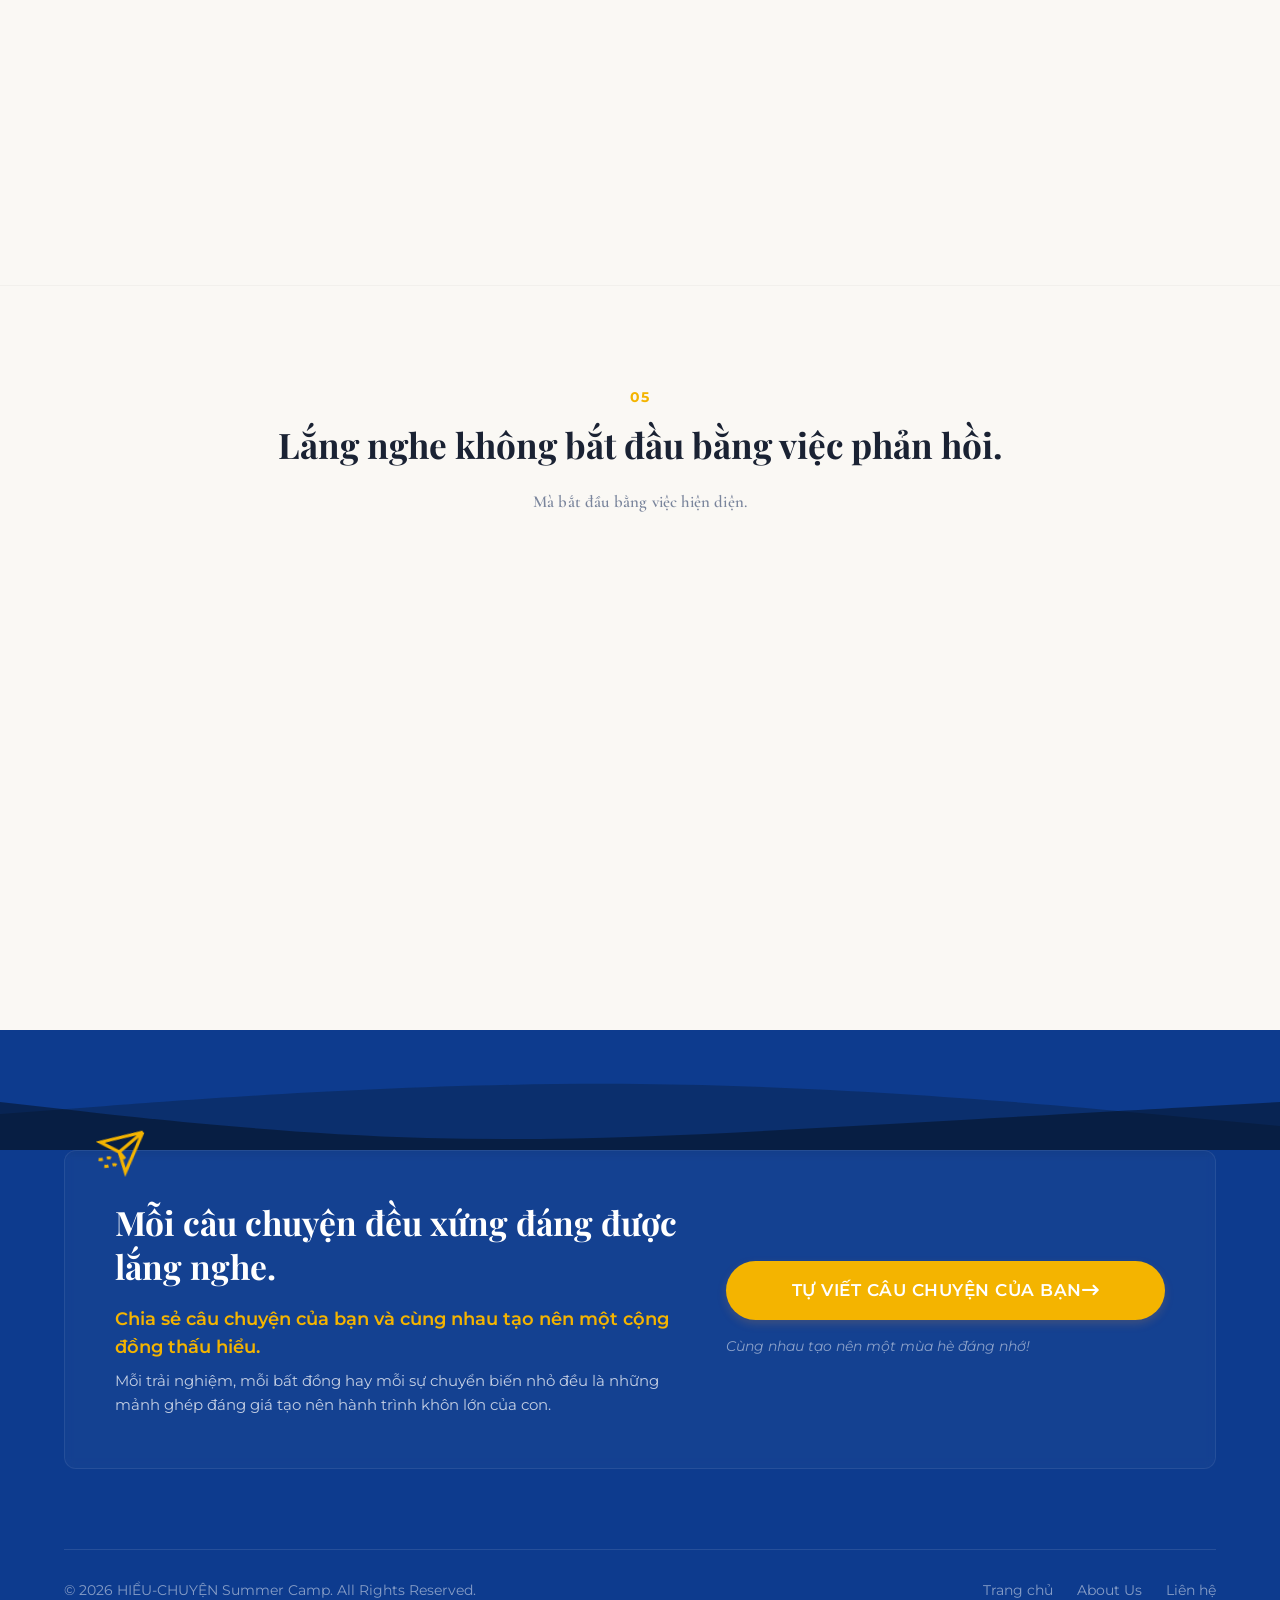
<file: chuyen-tro/chuyen.html>
﻿<!DOCTYPE html>
<html lang="vi">

<head>
    <meta charset="UTF-8">
    <meta name="viewport" content="width=device-width, initial-scale=1.0">
    <title>Chuyện - Hiểu-Chuyện Summer Camp</title>
    <link rel="preconnect" href="https://fonts.googleapis.com">
    <link rel="preconnect" href="https://fonts.gstatic.com" crossorigin>
    <link
        href="https://fonts.googleapis.com/css2?family=Cormorant+Garamond:wght@600;700&family=Montserrat:wght@400;500;600;700&family=Playfair+Display:wght@700;800&display=swap"
        rel="stylesheet">
    <link rel="stylesheet" href="https://cdnjs.cloudflare.com/ajax/libs/font-awesome/6.4.0/css/all.min.css">
    <link rel="stylesheet" href="style.css">
</head>

<body>

    <!-- Sticky Header -->
    <header class="main-header" id="mainHeader">
        <div class="header-container">
            <div class="header-inner">
                <a href="../home/index.html" class="nav-logo" aria-label="Về trang chủ Hiểu-Chuyện">
                    <span class="logo-mark" aria-hidden="true"></span>
                </a>

                <button class="mobile-menu-toggle" id="menuToggle" aria-label="Toggle Navigation">
                    <i class="fa-solid fa-bars"></i>
                </button>

                <nav class="nav-menu" id="navMenu">
                    <a href="../home/index.html" class="nav-item">Trang chủ</a>
                    <a href="../about/index.html" class="nav-item">About Us</a>
                    <a href="../hieu/index.html" class="nav-item ">Hiểu</a>
                    <a href="../chuyen-tro/chuyen.html" class="nav-item active">Chuyện trò</a>
                    <a href="../chuyen-tro/index.html" class="nav-item">Tự viết câu chuyện</a>
                </nav>
            </div>

            <div class="header-cta">
                <button class="btn btn-primary btn-register-trigger">ĐĂNG KÝ NGAY</button>
            </div>
        </div>
    </header>

    <!-- Hero Section -->
    <section class="hero-section" id="story-page"
        style="background-image: linear-gradient(rgba(10, 25, 47, 0.45), rgba(10, 25, 47, 0.7)), url('image/hero_chuyen_tro.png');">
        <div class="hero-container">
            <div class="hero-content">
                <span class="hero-badge">CHUYỆN</span>
                <h1 class="hero-title">Những cuộc trò chuyện mở ra sự thấu hiểu.</h1>
                <p class="hero-intro">Mỗi câu chuyện được lắng nghe là một bước tiến gần hơn đến sự đồng cảm.</p>

                <div class="scroll-indicator">
                    <div class="mouse-icon">
                        <span class="mouse-wheel"></span>
                    </div>
                    <span>Kéo xuống để khám phá</span>
                </div>
            </div>
        </div>
    </section>

    <!-- Section 01: Student Reflection Quote -->
    <section class="stories-section student-quote-section">
        <div class="container">
            <div class="student-quote-layout">
                <div class="student-quote-content" data-aos="fade-right">
                    <span class="section-number">01</span>
                    <h2 class="section-title serif">Khi con bắt đầu muốn trò chuyện nhiều hơn với bố mẹ.</h2>
                    <blockquote class="student-quote-text">
                        “Con từng thấy giữa mình và bố mẹ có một khoảng cách, đến mức nhiều chuyện con chọn giữ trong
                        lòng. Nhưng khi lắng nghe câu chuyện của các bạn ở vùng cao, con nhận ra mình thật sự rất may
                        mắn. Con thấy mình không nên coi sự hiện diện của bố mẹ là điều hiển nhiên nữa, mà muốn dành
                        nhiều thời gian để trò chuyện và chia sẻ với bố mẹ hơn.”
                    </blockquote>
                    <p class="student-quote-author">— Một bạn học sinh tham gia Hiểu-Chuyện Summer Camp</p>
                </div>

                <div class="student-quote-visual" data-aos="fade-left">
                    <img src="image/section-01-chuyen-tro.jpeg" alt="Khoảnh khắc học sinh kết nối và trò chuyện trong chương trình"
                        class="student-quote-image">
                </div>
            </div>
        </div>
    </section>

    <!-- Section 01: Parents' worries -->
    <section class="stories-section">
        <div class="container">
            <div class="parent-worries-layout">
                <div class="parent-worries-text" data-aos="fade-right">
                    <span class="section-number">02</span>
                    <h2 class="section-title serif">Nỗi sợ “không đủ tốt” của bố mẹ</h2>
                    <div class="parent-worries-desc">
                        <p>Đằng sau những kỳ vọng về điểm số hay thành tích là mong muốn rất giản dị của nhiều bậc phụ
                            huynh: con có thể tự tin bước vào cuộc sống với góc nhìn rộng mở và khả năng thích nghi với
                            những thay đổi của tương lai.</p>
                        <p>Nhưng để trưởng thành, đôi khi con cần không phải thêm một chứng chỉ, mà là những trải nghiệm
                            thật để hiểu bản thân và thế giới xung quanh.</p>
                    </div>
                    <button class="btn-read-story btn-read-parent-story">Đọc thêm câu chuyện của phụ huynh <i
                            class="fa-solid fa-arrow-right-long"></i></button>
                </div>

                <div class="parent-worries-board" data-aos="fade-left">
                    <div class="doodle-heart-bg">
                        <svg viewBox="0 0 100 100" fill="none" stroke="rgba(226, 138, 56, 0.2)" stroke-width="1.5">
                            <path d="M50 80C50 80 20 60 20 40C20 25 35 15 50 30C65 15 80 25 80 40C80 60 50 80 50 80Z" />
                        </svg>
                    </div>

                    <!-- Note 1 -->
                    <div class="sticky-note note-yellow parent-note note-p1" style="--rotation: -5deg;">
                        <div class="washi-tape washi-tape-note"></div>
                        <div class="note-body">“Tôi chỉ mong con hạnh phúc.”</div>
                        <div class="note-author">
                            <span class="author-name">— Mẹ của An, 13 tuổi</span>
                        </div>
                    </div>

                    <!-- Note 2 -->
                    <div class="sticky-note note-blue parent-note note-p2" style="--rotation: 6deg;">
                        <div class="pin pin-blue"></div>
                        <div class="note-body">“Tôi sợ mình chưa làm đủ.”</div>
                        <div class="note-author">
                            <span class="author-name">— Bố của Nam, 14 tuổi</span>
                        </div>
                    </div>

                    <!-- Note 3 -->
                    <div class="sticky-note note-green parent-note note-p3" style="--rotation: -2deg;">
                        <div class="washi-tape washi-tape-note-slant"></div>
                        <div class="note-body">“Tôi không cần con đứng đầu lớp.”</div>
                        <div class="note-author">
                            <span class="author-name">— Mẹ của Minh, 12 tuổi</span>
                        </div>
                    </div>
                </div>
            </div>
        </div>
    </section>

    <!-- Section 02: Anonymous Confession Wall -->
    <section class="feedback-section confession-section">
        <div class="container">
            <div class="section-header text-center">
                <span class="section-number">03</span>
                <h2 class="section-title serif">Bức tường tâm sự ẩn danh</h2>
                <p class="section-subtitle">Có những điều rất khó để nói thành lời. Ở đây, mọi cảm xúc đều được lắng
                    nghe và trân trọng.</p>
            </div>

            <!-- Confession Carousel Component -->
            <div class="confession-carousel-container" data-aos="fade-up">
                <button class="carousel-nav-btn prev-btn" id="confessionPrev" aria-label="Previous confession">
                    <i class="fa-solid fa-chevron-left"></i>
                </button>

                <div class="confession-carousel-track-wrapper">
                    <div class="confession-carousel-track" id="confessionTrack">
                        <!-- Confession Card 1 (Left/Prev) -->
                        <div class="confession-card note-cream" data-index="0">
                            <div class="confession-badge">CONFESSION</div>
                            <div class="confession-body">
                                Con cảm thấy áp lực khi phải luôn giỏi.
                            </div>
                            <div class="confession-footer">
                                <span class="confession-author">Ẩn danh - 15 tuổi</span>
                                <button class="confession-like-btn" data-liked="false">
                                    <i class="fa-regular fa-heart"></i> <span class="like-count">128</span>
                                </button>
                            </div>
                        </div>

                        <!-- Confession Card 2 (Center/Active) -->
                        <div class="confession-card note-blue active" data-index="1">
                            <div class="confession-badge">CONFESSION</div>
                            <div class="confession-body">
                                Con sợ làm bố mẹ thất vọng. Con muốn mọi người tự hào về con, nhưng đôi khi con chỉ muốn
                                được là chính mình.
                            </div>
                            <div class="confession-footer">
                                <span class="confession-author">Ẩn danh - 15 tuổi</span>
                                <button class="confession-like-btn" data-liked="false">
                                    <i class="fa-regular fa-heart"></i> <span class="like-count">342</span>
                                </button>
                            </div>
                            <div class="confession-swipe-hint">
                                <i class="fa-solid fa-hand-pointer"></i> Lướt để đọc thêm
                            </div>
                        </div>

                        <!-- Confession Card 3 (Right/Next) -->
                        <div class="confession-card note-yellow" data-index="2">
                            <div class="confession-badge">CONFESSION</div>
                            <div class="confession-body">
                                Con không biết mình muốn gì nữa.
                            </div>
                            <div class="confession-footer">
                                <span class="confession-author">Ẩn danh - 16 tuổi</span>
                                <button class="confession-like-btn" data-liked="false">
                                    <i class="fa-regular fa-heart"></i> <span class="like-count">95</span>
                                </button>
                            </div>
                        </div>
                    </div>
                </div>

                <button class="carousel-nav-btn next-btn" id="confessionNext" aria-label="Next confession">
                    <i class="fa-solid fa-chevron-right"></i>
                </button>
            </div>

            <!-- Dots Indicators -->
            <div class="carousel-dots" id="carouselDots">
                <span class="dot" data-index="0"></span>
                <span class="dot active" data-index="1"></span>
                <span class="dot" data-index="2"></span>
            </div>

            <!-- Action buttons -->
            <div class="confession-actions text-center">
                <button class="btn btn-secondary" id="btnOpenConfessionForm"><i class="fa-solid fa-pencil"></i> GỬI TÂM
                    SỰ ẨN DANH</button>
                <div class="confession-secure-note">
                    <i class="fa-solid fa-lock"></i> Hoàn toàn ẩn danh và bảo mật
                </div>
            </div>
        </div>
    </section>

    <!-- Section 03: Mentor Quote/Testimonial -->
    <section class="mentor-testimonial-section">
        <div class="container">
            <div class="mentor-card" data-aos="fade-up">
                <div class="mentor-avatar-box">
                    <img src="image/section5_1hung.png" alt="Nguyễn Minh Khang" class="mentor-avatar">
                    <div class="mentor-info">
                        <span class="mentor-name">Nguyễn Nhật Hùng</span>
                        <span class="mentor-role">Nhà sáng lập SocioLogic</span>
                    </div>
                </div>

                <div class="mentor-quote-box">
                    <div class="mentor-big-quote"><i class="fa-solid fa-quote-left"></i></div>
                    <h3 class="serif mentor-quote-title">Tranh biện không phải để thắng, mà để thấu hiểu.</h3>
                    <blockquote class="mentor-blockquote">
                        “Tranh biện là cuộc trò chuyện giữa những quan điểm và lối sống khác biệt, để mỗi người học cách soi chiếu chính mình và trân trọng những khác biệt của người khác.”
                    </blockquote>
                </div>
            </div>
        </div>
    </section>

    <!-- Section 04: Articles Grid -->
    <section class="stories-section articles-section">
        <div class="container">
            <div class="section-header text-center">
                <span class="section-number">05</span>
                <h2 class="section-title serif">Lắng nghe không bắt đầu bằng việc phản hồi.</h2>
                <p class="section-subtitle">Mà bắt đầu bằng việc hiện diện.</p>
            </div>

            <div class="articles-grid">
                <!-- Card 1 -->
                <div class="article-card" data-aos="fade-up" data-aos-delay="100">
                    <div class="article-img-wrapper">
                        <img src="image/7b313d15-1285-4545-8894-1e22c718a4a0.jpeg" alt="Viết ra để hiểu mình hơn"
                            class="article-img">
                    </div>
                    <div class="article-info">
                        <h3 class="article-title serif">Viết ra để hiểu mình hơn.</h3>
                        <p class="article-desc">Những dòng chữ giúp con nhìn rõ cảm xúc của chính mình.</p>
                    </div>
                </div>

                <!-- Card 2 -->
                <div class="article-card" data-aos="fade-up" data-aos-delay="200">
                    <div class="article-img-wrapper">
                        <img src="image/a5d90750-e225-40bd-9081-ded504c79cad.jpeg" alt="Một lá thư, nghìn lời yêu"
                            class="article-img">
                    </div>
                    <div class="article-info">
                        <h3 class="article-title serif">Một lá thư, nghìn lời yêu.</h3>
                        <p class="article-desc">Cha mẹ cùng con học cách hiểu con mỗi ngày.</p>
                    </div>
                </div>

                <!-- Card 3 -->
                <div class="article-card" data-aos="fade-up" data-aos-delay="300">
                    <div class="article-img-wrapper">
                        <img src="image/dae79e7c-a5fb-4560-bd85-2a1ab24640c5.jpeg" alt="Trò chuyện để đồng hành"
                            class="article-img">
                    </div>
                    <div class="article-info">
                        <h3 class="article-title serif">Trò chuyện để đồng hành.</h3>
                        <p class="article-desc">Mentor không chỉ dạy kiến thức, mà còn lắng nghe và thấu hiểu.</p>
                    </div>
                </div>
            </div>
        </div>
    </section>

    <!-- Footer & Final CTA -->
    <footer class="footer-section">
        <!-- Subtle Mountain Line Drawing Overlay -->
        <div class="mountain-overlay">
            <svg viewBox="0 0 1440 320" preserveAspectRatio="none" xmlns="http://www.w3.org/2000/svg">
                <path
                    d="M0,224L120,202.7C240,181,480,139,720,144C960,149,1200,203,1320,229.3L1440,256L1440,320L1320,320C1200,320,960,320,720,320C480,320,240,320,120,320L0,320Z"
                    fill="#071424" fill-opacity="0.3"></path>
                <path
                    d="M0,192L80,213.3C160,235,320,277,480,288C640,299,800,277,960,256C1120,235,1280,213,1360,202.7L1440,192L1440,320L1360,320C1280,320,1120,320,960,320C800,320,640,320,480,320C320,320,160,320,80,320L0,320Z"
                    fill="#050e1b" fill-opacity="0.5"></path>
            </svg>
        </div>

        <div class="container footer-container">
            <div class="footer-cta-box">
                <div class="paper-plane-decoration">
                    <svg viewBox="0 0 24 24" fill="none" stroke="currentColor" stroke-width="1.5"
                        class="paper-plane-svg">
                        <path d="M22 2L2 8.66L11.5 12.5L22 2ZM22 2L15.33 22L11.5 12.5L22 2Z" />
                        <path d="M11.5 12.5L14.5 15.5" />
                        <!-- Wind trails -->
                        <path d="M2 17C5 17 6 15 8 16" stroke-dasharray="2 2" />
                        <path d="M5 20C8 20 9 18 11 19" stroke-dasharray="2 2" />
                    </svg>
                </div>
                <div class="footer-cta-text">
                    <h2 class="serif">Mỗi câu chuyện đều xứng đáng được lắng nghe.</h2>
                    <p class="cta-bold">Chia sẻ câu chuyện của bạn và cùng nhau tạo nên một cộng đồng thấu hiểu.</p>
                    <p class="cta-normal">Mỗi trải nghiệm, mỗi bất đồng hay mỗi sự chuyển biến nhỏ đều là những mảnh
                        ghép đáng giá tạo nên hành trình khôn lớn của con.</p>
                </div>
                <div class="footer-cta-action">
                    <a href="index.html" class="btn btn-primary btn-cta-large">TỰ VIẾT CÂU CHUYỆN CỦA BẠN <i
                            class="fa-solid fa-arrow-right-long"></i></a>
                    <span class="footer-note-text">Cùng nhau tạo nên một mùa hè đáng nhớ!</span>
                </div>
            </div>

            <div class="footer-bottom">
                <p>&copy; 2026 HIỂU-CHUYỆN Summer Camp. All Rights Reserved.</p>
                <div class="footer-links">
                    <a href="index.html">Trang chủ</a>
                    <a href="#">About Us</a>
                    <a href="#">Liên hệ</a>
                </div>
            </div>
        </div>
    </footer>

    <!-- ==================== MODALS / POPUPS ==================== -->

    <!-- Modal 1: Read Parent Story Popup -->
    <div class="modal-overlay" id="parentStoryModal">
        <div class="modal-box postcard-modal">
            <button class="modal-close" aria-label="Close modal">&times;</button>
            <div class="modal-scroll-container">
                <div class="story-modal-header">
                    <span class="badge-story-num">GÓC PHỤ HUYNH</span>
                    <h2 class="story-modal-title serif">Nỗi sợ “không đủ tốt” của bố mẹ</h2>
                    <p class="story-modal-author">Chia sẻ thực tế từ cha mẹ học sinh</p>
                </div>

                <div class="story-modal-body">
                    <div class="story-full-text">
                        <p>Chúng tôi luôn sợ mình làm không đủ tốt cho con, sợ con thua thiệt với bạn bè. Để chuẩn bị
                            tốt nhất cho tương lai của con, nhiều lúc chúng tôi vô tình đặt lên vai con những áp lực vô
                            hình từ điểm số đến các chứng chỉ ngoại khóa.</p>
                        <p>Nhưng sau cuộc trò chuyện trực tiếp cùng các mentor tại Đế Xu Phình, nhìn thấy con lần đầu
                            tiên tự tin trình bày quan điểm logic trên sân khấu tranh biện, tôi mới hiểu rằng điều con
                            cần nhất chính là không gian để thử thách bản thân và sự thấu hiểu, tin tưởng của cha mẹ chứ
                            không phải là thêm những tấm bằng khen áp lực.</p>
                        <p>Con đã biết chủ động kể cho cả nhà nghe về những người bạn mới, biết quan tâm đến những điều
                            nhỏ nhặt xung quanh và chủ động chia sẻ nhiều hơn. Đó là sự trưởng thành thật sự mà chúng
                            tôi tìm kiếm.</p>
                    </div>
                </div>
            </div>
        </div>
    </div>

    <!-- Modal 2: Send Anonymous Confession Form Modal -->
    <div class="modal-overlay" id="confessionFormModal">
        <div class="modal-box form-modal">
            <button class="modal-close" aria-label="Close modal">&times;</button>
            <div class="modal-scroll-container">
                <div class="register-header text-center">
                    <h2 class="serif">GỬI TÂM SỰ ẨN DANH</h2>
                    <p>Chia sẻ những suy nghĩ thầm kín, áp lực hoặc câu chuyện của bạn. Chúng tôi luôn lắng nghe.</p>
                </div>
                <form id="confessionForm" class="register-form">
                    <div class="form-group">
                        <label for="confessionAge">Độ tuổi của bạn <span class="required">*</span></label>
                        <input type="number" id="confessionAge" name="confessionAge" required min="10" max="100"
                            placeholder="Ví dụ: 15">
                    </div>

                    <div class="form-group">
                        <label for="confessionText">Nội dung tâm sự của bạn <span class="required">*</span></label>
                        <textarea id="confessionText" name="confessionText" rows="5" required
                            placeholder="Viết những điều bạn khó mở lời nói cùng cha mẹ hoặc bạn bè..."></textarea>
                    </div>

                    <div class="form-actions">
                        <button type="submit" class="btn btn-secondary btn-block">Gửi tâm sự của bạn</button>
                    </div>
                </form>

                <!-- Confession Success Message -->
                <div id="confessionSuccess" class="register-success-msg text-center" style="display: none;">
                    <div class="success-icon"><i class="fa-solid fa-heart-circle-check"></i></div>
                    <h3 class="serif">TÂM SỰ ĐÃ ĐƯỢC GỬI!</h3>
                    <p>Cảm ơn bạn đã can đảm chia sẻ câu chuyện của mình.</p>
                    <p class="success-note">Thông điệp của bạn sẽ được ẩn danh hoàn toàn và hiển thị trên bức tường tâm
                        sự sau khi ban tổ chức kiểm duyệt.</p>
                    <button class="btn btn-outline btn-close-confession-success">Đóng cửa sổ</button>
                </div>
            </div>
        </div>
    </div>

    <!-- Modal 3: Registration Form Popup -->
    <div class="modal-overlay" id="registerModal">
        <div class="modal-box form-modal">
            <button class="modal-close" aria-label="Close modal">&times;</button>
            <div class="modal-scroll-container">
                <div class="register-header text-center">
                    <h2 class="serif">ĐĂNG KÝ HÀNH TRÌNH</h2>
                    <p>Hãy cùng Hiểu-Chuyện kiến tạo nên một mùa hè ý nghĩa và đáng nhớ!</p>
                </div>
                <form id="registerForm" class="register-form">
                    <div class="form-group">
                        <label for="fullName">Họ và tên học sinh / phụ huynh <span class="required">*</span></label>
                        <input type="text" id="fullName" name="fullName" required placeholder="Nhập đầy đủ họ và tên">
                    </div>

                    <div class="form-row">
                        <div class="form-group">
                            <label for="phoneNumber">Số điện thoại liên hệ <span class="required">*</span></label>
                            <input type="tel" id="phoneNumber" name="phoneNumber" required
                                placeholder="Nhập số điện thoại">
                        </div>
                        <div class="form-group">
                            <label for="email">Địa chỉ Email <span class="required">*</span></label>
                            <input type="email" id="email" name="email" required placeholder="email@viettel.vn">
                        </div>
                    </div>

                    <div class="form-row">
                        <div class="form-group">
                            <label for="birthYear">Năm sinh của học sinh</label>
                            <input type="number" id="birthYear" name="birthYear" min="2005" max="2020"
                                placeholder="Ví dụ: 2011">
                        </div>
                        <div class="form-group">
                            <label for="role">Bạn đăng ký với vai trò là <span class="required">*</span></label>
                            <select id="role" name="role" required>
                                <option value="" disabled selected>Chọn vai trò</option>
                                <option value="parent">Phụ huynh học sinh</option>
                                <option value="student">Học sinh tự đăng ký</option>
                                <option value="other">Khác</option>
                            </select>
                        </div>
                    </div>

                    <div class="form-group">
                        <label for="message">Lời nhắn gửi hoặc điều bạn băn khoăn</label>
                        <textarea id="message" name="message" rows="3"
                            placeholder="Chia sẻ thêm thông tin hoặc những câu hỏi của bạn dành cho ban tổ chức..."></textarea>
                    </div>

                    <div class="form-actions">
                        <button type="submit" class="btn btn-primary btn-block">Gửi thông tin đăng ký</button>
                    </div>
                </form>

                <!-- Success Screen (Hidden by default) -->
                <div id="registerSuccess" class="register-success-msg text-center" style="display: none;">
                    <div class="success-icon"><i class="fa-solid fa-circle-check"></i></div>
                    <h3 class="serif">ĐĂNG KÝ THÀNH CÔNG!</h3>
                    <p>Cảm ơn bạn đã quan tâm đến Hiểu-Chuyện Summer Camp.</p>
                    <p class="success-note">Ban tổ chức sẽ liên hệ lại với bạn qua Số điện thoại hoặc Email trong vòng
                        24h làm việc sắp tới.</p>
                    <button class="btn btn-secondary btn-close-success">Đóng cửa sổ</button>
                </div>
            </div>
        </div>
    </div>

    <!-- Script file -->
    <script src="script.js"></script>
</body>

</html>
</file>
<file: chuyen-tro/style.css>
@import url("../theme.css");

/* ==========================================================================
   DESIGN SYSTEM & VARIABLES
   ========================================================================== */
:root {
    /* Color Palette */
    --primary-color: var(--theme-golden-yellow);
    --primary-hover: var(--theme-burnt-orange);
    --secondary-color: var(--theme-royal-blue);
    --secondary-hover: var(--theme-charcoal-navy);
    --accent-red: #c53030;

    --bg-cream: var(--theme-warm-white);
    --bg-corkboard: var(--theme-surface-soft);

    /* Sticky Notes Colors */
    --note-yellow: #fef9c3;
    --note-blue: #e0f2fe;
    --note-cream: #fffbeb;
    --note-green: #f0fdf4;

    /* Text Colors */
    --text-dark: var(--theme-charcoal-navy);
    --text-body: var(--theme-muted);
    --text-light: var(--theme-muted-soft);
    --white: #ffffff;

    /* Typography */
    --font-serif: var(--theme-font-display);
    --font-sans: var(--theme-font-body);
    --font-handwritten: var(--theme-font-subhead);
    --navbar-h: 80px;

    /* Layout Constants */
    --header-height: 80px;
    --header-height-scrolled: 70px;
    --border-radius-sm: 4px;
    --border-radius-md: 12px;
    --border-radius-lg: 24px;

    /* Box Shadows */
    --shadow-sm: 0 2px 4px rgba(0, 0, 0, 0.05);
    --shadow-md: 0 8px 16px rgba(27, 54, 93, 0.08);
    --shadow-lg: 0 15px 30px rgba(12, 35, 64, 0.12);
    --shadow-note: 2px 8px 15px rgba(0, 0, 0, 0.07);
    --shadow-postcard: 0 12px 28px rgba(0, 0, 0, 0.06);

    /* Transitions */
    --transition-fast: 0.2s ease;
    --transition-normal: 0.3s cubic-bezier(0.25, 0.8, 0.25, 1);
    --transition-slow: 0.5s cubic-bezier(0.25, 0.8, 0.25, 1);
}

/* ==========================================================================
   BASE & RESET
   ========================================================================== */
*,
*::before,
*::after {
    box-sizing: border-box;
    margin: 0;
    padding: 0;
}

html {
    scroll-behavior: smooth;
    font-size: 16px;
}

body {
    font-family: var(--font-sans);
    background-color: var(--bg-cream);
    color: var(--text-body);
    line-height: 1.6;
    overflow-x: hidden;
    -webkit-font-smoothing: antialiased;
}

h1,
h2,
h3,
h4,
h5,
h6 {
    color: var(--text-dark);
    font-weight: 700;
}

.serif {
    font-family: var(--font-serif);
}

a {
    text-decoration: none;
    color: inherit;
    transition: var(--transition-fast);
}

button {
    cursor: pointer;
    font-family: var(--font-sans);
    border: none;
    background: none;
    outline: none;
}

img {
    max-width: 100%;
    height: auto;
    display: block;
}

.container {
    width: 100%;
    max-width: 1200px;
    margin-right: auto;
    margin-left: auto;
    padding-right: 24px;
    padding-left: 24px;
}

.text-center {
    text-align: center;
}

/* ==========================================================================
   BUTTONS
   ========================================================================== */
.btn {
    display: inline-flex;
    align-items: center;
    justify-content: center;
    padding: 12px 28px;
    font-size: 0.95rem;
    font-weight: 600;
    border-radius: 50px;
    letter-spacing: 0.5px;
    transition: var(--transition-normal);
}

.btn-primary {
    background-color: var(--primary-color);
    color: var(--white);
    box-shadow: 0 4px 10px rgba(226, 138, 56, 0.2);
}

.btn-primary:hover {
    background-color: var(--primary-hover);
    transform: translateY(-2px);
    box-shadow: var(--shadow-md), 0 6px 15px rgba(226, 138, 56, 0.3);
}

.btn-secondary {
    background-color: var(--secondary-color);
    color: var(--white);
    box-shadow: 0 4px 10px rgba(12, 35, 64, 0.15);
}

.btn-secondary:hover {
    background-color: var(--secondary-hover);
    transform: translateY(-2px);
    box-shadow: var(--shadow-md), 0 6px 15px rgba(12, 35, 64, 0.25);
}

.btn-outline {
    background-color: transparent;
    color: var(--secondary-color);
    border: 2px solid var(--secondary-color);
}

.btn-outline:hover {
    background-color: var(--secondary-color);
    color: var(--white);
    transform: translateY(-2px);
}

.btn-block {
    display: flex;
    width: 100%;
}

/* ==========================================================================
   HEADER / STICKY NAVBAR
   ========================================================================== */
.main-header {
    position: fixed;
    top: 0;
    left: 0;
    width: 100%;
    height: var(--header-height);
    background-color: transparent;
    display: flex;
    align-items: center;
    z-index: 1000;
    transition: var(--transition-normal);
}

.main-header.scrolled {
    height: var(--header-height-scrolled);
    background-color: rgba(12, 35, 64, 0.95);
    backdrop-filter: blur(10px);
    box-shadow: var(--shadow-md);
    border-bottom: 1px solid rgba(255, 255, 255, 0.1);
}

.header-container {
    display: flex;
    justify-content: space-between;
    align-items: center;
    padding: 25px 8%;
    position: absolute;
    width: 100%;
    top: 0;
    left: 0;
    z-index: 100;
}

.header-inner {
    max-width: 1280px;
    margin: 0 auto;
    display: flex;
    align-items: center;
    gap: 32px;
    height: var(--header-height);
    padding: 0 24px;
}

.nav-logo {
    display: inline-flex;
    align-items: center;
    flex-shrink: 0;
}

.logo-mark {
    width: 65px;
    height: 65px;
    border-radius: 50%;
    background: #000000 url("../assets/icon.png") center 48% / 172% no-repeat;
    box-shadow: 0 8px 22px rgba(0, 0, 0, 0.16);
}

/* Nav Menu */
.nav-menu {
    display: flex;
    align-items: center;
    gap: 28px;
}

.nav-item {
    font-size: 0.9rem;
    font-weight: 500;
    color: rgba(255, 255, 255, 0.85);
    position: relative;
    padding: 6px 0;
}

.nav-item:hover,
.nav-item.active {
    color: var(--primary-color);
}

.nav-item.active::after {
    content: '';
    position: absolute;
    bottom: 0;
    left: 0;
    width: 100%;
    height: 2px;
    background-color: #ffffff;
}

.nav-item:hover::after,
.nav-item.active::after {
    width: 100%;
}

.mobile-menu-toggle {
    display: none;
    font-size: 1.5rem;
    color: var(--white);
}

/* ==========================================================================
   HERO SECTION
   ========================================================================== */
.hero-section {
    position: relative;
    min-height: 90vh;
    background-size: cover;
    background-position: center;
    background-attachment: scroll;
    display: flex;
    align-items: center;
    color: var(--white);
    padding-top: var(--header-height);
    margin-bottom: 20px;
}

.hero-container {
    width: 100%;
    max-width: 1200px;
    margin: 0 auto;
    padding: 60px 24px;
    position: relative;
    z-index: 2;
}

.hero-content {
    max-width: 650px;
}

.hero-badge {
    display: inline-block;
    font-size: 0.8rem;
    font-weight: 700;
    letter-spacing: 2px;
    color: var(--primary-color);
    margin-bottom: 12px;
    text-transform: uppercase;
}

.hero-title {
    font-family: var(--font-serif);
    font-size: 3.2rem;
    font-weight: 700;
    line-height: 1.25;
    color: var(--white);
    margin-bottom: 24px;
}

.hero-intro {
    font-size: 1.25rem;
    font-weight: 600;
    color: var(--primary-color);
    margin-bottom: 16px;
}

.hero-description {
    font-size: 1.05rem;
    line-height: 1.7;
    margin-bottom: 20px;
    color: rgba(255, 255, 255, 0.9);
}

.hero-subtext {
    font-size: 0.95rem;
    font-style: italic;
    color: rgba(255, 255, 255, 0.7);
}

/* Scroll indicator */
.scroll-indicator {
    display: flex;
    align-items: center;
    gap: 12px;
    margin-top: 50px;
    font-size: 0.85rem;
    color: rgba(255, 255, 255, 0.6);
}

.mouse-icon {
    width: 20px;
    height: 32px;
    border: 2px solid rgba(255, 255, 255, 0.6);
    border-radius: 20px;
    position: relative;
}

.mouse-wheel {
    width: 4px;
    height: 8px;
    background-color: var(--primary-color);
    border-radius: 2px;
    position: absolute;
    top: 6px;
    left: 50%;
    transform: translateX(-50%);
    animation: scrollMouse 1.8s infinite;
}

@keyframes scrollMouse {
    0% {
        top: 6px;
        opacity: 1;
    }

    50% {
        top: 16px;
        opacity: 0.3;
    }

    100% {
        top: 6px;
        opacity: 1;
    }
}

/* ==========================================================================
   SECTIONS GENERAL STYLING
   ========================================================================== */
.stories-section,
.feedback-section {
    padding: 100px 0;
    position: relative;
}

.section-header {
    margin-bottom: 60px;
    position: relative;
}

.section-number {
    display: block;
    font-size: 0.9rem;
    font-weight: 700;
    color: var(--primary-color);
    letter-spacing: 1px;
    margin-bottom: 8px;
}

.section-title {
    font-size: 2.2rem;
    color: var(--text-dark);
    margin-bottom: 16px;
    position: relative;
}

.section-subtitle {
    font-size: 1.05rem;
    color: var(--text-light);
    max-width: 600px;
    margin: 0 auto;
}

.section-cta {
    margin-top: 50px;
}

/* ==========================================================================
   SECTION 01: PARTICIPANT STORIES (POSTCARDS)
   ========================================================================== */
.stories-list {
    display: flex;
    flex-direction: column;
    gap: 80px;
}

.story-card {
    display: flex;
    align-items: center;
    gap: 50px;
    background: transparent;
}

.story-card.card-reverse {
    flex-direction: row-reverse;
}

.story-image-wrapper {
    flex: 1.1;
    border-radius: var(--border-radius-md);
    overflow: hidden;
    box-shadow: var(--shadow-lg);
    aspect-ratio: 4 / 3;
    position: relative;
}

.story-img {
    width: 100%;
    height: 100%;
    object-fit: cover;
    transition: var(--transition-slow);
}

.story-card:hover .story-img {
    transform: scale(1.04);
}

/* Postcard card */
.story-postcard {
    flex: 1;
    background-color: var(--white);
    border-radius: 4px;
    box-shadow: var(--shadow-postcard);
    padding: 40px;
    position: relative;
    border: 1px solid rgba(0, 0, 0, 0.03);
    transition: var(--transition-normal);
}

.story-card:hover .story-postcard {
    transform: translateY(-5px);
    box-shadow: 0 18px 40px rgba(0, 0, 0, 0.09);
}

/* Washi Tape style deco */
.washi-tape {
    position: absolute;
    width: 120px;
    height: 32px;
    background-color: rgba(226, 138, 56, 0.22);
    box-shadow: 0 1px 3px rgba(0, 0, 0, 0.05);
    backdrop-filter: blur(1px);
    border-left: 2px dashed rgba(226, 138, 56, 0.3);
    border-right: 2px dashed rgba(226, 138, 56, 0.3);
    z-index: 2;
}

.washi-tape-top-right {
    top: -15px;
    right: 20px;
    transform: rotate(15deg);
}

.washi-tape-top-left {
    top: -15px;
    left: 20px;
    transform: rotate(-15deg);
}

/* Vintage Postmark Stamp */
.postmark-stamp {
    position: absolute;
    right: 25px;
    bottom: 25px;
    width: 85px;
    height: 85px;
    color: var(--primary-color);
    pointer-events: none;
    opacity: 0.8;
}

.postcard-content {
    position: relative;
    z-index: 2;
}

.postcard-meta {
    display: flex;
    justify-content: space-between;
    align-items: center;
    margin-bottom: 20px;
}

.quote-symbol {
    font-size: 2.2rem;
    color: rgba(226, 138, 56, 0.35);
    line-height: 1;
}

.badge-story-num {
    font-size: 0.75rem;
    font-weight: 700;
    color: var(--primary-color);
    text-transform: uppercase;
    letter-spacing: 1px;
    background-color: rgba(226, 138, 56, 0.1);
    padding: 4px 10px;
    border-radius: 4px;
}

.story-card-title {
    font-size: 1.55rem;
    line-height: 1.35;
    color: var(--text-dark);
    margin-bottom: 10px;
}

.story-author {
    font-size: 0.85rem;
    color: var(--text-light);
    margin-bottom: 16px;
}

.story-snippet {
    font-size: 0.95rem;
    color: var(--text-body);
    margin-bottom: 24px;
    display: -webkit-box;
    -webkit-line-clamp: 3;
    -webkit-box-orient: vertical;
    overflow: hidden;
}

.btn-read-story {
    font-size: 0.9rem;
    font-weight: 700;
    color: var(--secondary-color);
    display: inline-flex;
    align-items: center;
    gap: 8px;
    transition: var(--transition-fast);
}

.btn-read-story i {
    transition: var(--transition-fast);
}

.btn-read-story:hover {
    color: var(--primary-color);
}

.btn-read-story:hover i {
    transform: translateX(5px);
}

/* ==========================================================================
   SECTION 02: FEEDBACK CORKBOARD
   ========================================================================== */
.feedback-section {
    background-color: var(--bg-corkboard);
    position: relative;
    border-top: 1px solid rgba(0, 0, 0, 0.03);
    border-bottom: 1px solid rgba(0, 0, 0, 0.03);
}

.corkboard {
    display: grid;
    grid-template-columns: repeat(4, 1fr);
    gap: 30px;
    margin-top: 40px;
}

.sticky-note {
    background-color: var(--white);
    padding: 30px;
    border-radius: 2px;
    box-shadow: var(--shadow-note);
    position: relative;
    transform: rotate(var(--rotation));
    transition: var(--transition-normal);
    min-height: 280px;
    display: flex;
    flex-direction: column;
    justify-content: space-between;
}

.sticky-note:hover {
    transform: rotate(0deg) translateY(-8px) scale(1.02);
    box-shadow: 0 15px 25px rgba(0, 0, 0, 0.12);
    z-index: 10;
}

/* Paste notes color styles */
.note-yellow {
    background-color: var(--note-yellow);
}

.note-blue {
    background-color: var(--note-blue);
}

.note-cream {
    background-color: var(--note-cream);
}

.note-green {
    background-color: var(--note-green);
}

/* Push Pins */
.pin {
    width: 14px;
    height: 14px;
    background-color: #ef4444;
    /* red pin */
    border-radius: 50%;
    position: absolute;
    top: 12px;
    left: 50%;
    transform: translateX(-50%);
    box-shadow: 0 4px 6px rgba(0, 0, 0, 0.2), inset 0 2px 2px rgba(255, 255, 255, 0.4);
    z-index: 3;
}

.pin::after {
    content: '';
    position: absolute;
    width: 2px;
    height: 6px;
    background-color: #991b1b;
    top: 12px;
    left: 6px;
    transform: rotate(15deg);
}

.pin-blue {
    background-color: #3b82f6;
    /* blue pin */
}

.pin-blue::after {
    background-color: #1e3a8a;
}

/* Washi tape for notes */
.washi-tape-note {
    position: absolute;
    width: 80px;
    height: 20px;
    background-color: rgba(0, 0, 0, 0.06);
    top: -8px;
    left: 50%;
    transform: translateX(-50%) rotate(2deg);
    border-left: 2px dashed rgba(0, 0, 0, 0.1);
    border-right: 2px dashed rgba(0, 0, 0, 0.1);
}

.washi-tape-note-slant {
    position: absolute;
    width: 80px;
    height: 20px;
    background-color: rgba(0, 0, 0, 0.06);
    top: -8px;
    left: 20px;
    transform: rotate(-10deg);
    border-left: 2px dashed rgba(0, 0, 0, 0.1);
    border-right: 2px dashed rgba(0, 0, 0, 0.1);
}

.note-quote-icon {
    font-size: 1.4rem;
    color: rgba(0, 0, 0, 0.08);
    margin-bottom: 12px;
}

.note-body {
    font-family: var(--font-handwritten);
    font-size: 1.45rem;
    font-weight: 500;
    color: var(--text-dark);
    line-height: 1.4;
    margin-bottom: 20px;
    flex-grow: 1;
}

.note-author {
    border-top: 1px dashed rgba(0, 0, 0, 0.08);
    padding-top: 12px;
    display: flex;
    flex-direction: column;
}

.author-name {
    font-size: 0.85rem;
    font-weight: 700;
    color: var(--text-dark);
}

.author-role {
    font-size: 0.75rem;
    color: var(--text-light);
    margin-top: 2px;
}

/* Hand Drawn Doodles on Sticky notes */
.note-doodle {
    position: absolute;
    bottom: 12px;
    right: 15px;
    width: 24px;
    height: 24px;
    color: var(--primary-color);
    opacity: 0.5;
}

.note-doodle svg {
    width: 100%;
    height: 100%;
}

/* ==========================================================================
   FOOTER & FINAL CTA
   ========================================================================== */
.footer-section {
    background-color: var(--secondary-color);
    color: var(--white);
    position: relative;
    padding: 120px 0 50px 0;
    overflow: hidden;
}

.mountain-overlay {
    position: absolute;
    top: 0;
    left: 0;
    width: 100%;
    height: 120px;
    pointer-events: none;
    z-index: 1;
}

.mountain-overlay svg {
    width: 100%;
    height: 100%;
}

.footer-container {
    position: relative;
    z-index: 2;
}

/* Final CTA Box */
.footer-cta-box {
    background-color: rgba(255, 255, 255, 0.03);
    border: 1px solid rgba(255, 255, 255, 0.08);
    backdrop-filter: blur(5px);
    border-radius: var(--border-radius-md);
    padding: 50px;
    display: flex;
    align-items: center;
    gap: 40px;
    margin-bottom: 80px;
    position: relative;
}

.paper-plane-decoration {
    position: absolute;
    top: -25px;
    left: 30px;
    color: var(--primary-color);
    transform: rotate(5deg);
}

.paper-plane-svg {
    width: 50px;
    height: 50px;
    stroke-dasharray: 100;
    animation: floatPlane 4s ease-in-out infinite;
}

@keyframes floatPlane {

    0%,
    100% {
        transform: translateY(0) rotate(0deg);
    }

    50% {
        transform: translateY(-8px) rotate(4deg);
    }
}

.footer-cta-text {
    flex: 1.3;
}

.footer-cta-text h2 {
    font-size: 2.1rem;
    color: var(--white);
    margin-bottom: 16px;
    line-height: 1.3;
}

.cta-bold {
    font-size: 1.1rem;
    font-weight: 600;
    color: var(--primary-color);
    margin-bottom: 8px;
}

.cta-normal {
    font-size: 0.95rem;
    color: rgba(255, 255, 255, 0.75);
    line-height: 1.6;
}

.footer-cta-action {
    flex: 1;
    display: flex;
    flex-direction: column;
    align-items: flex-start;
    gap: 16px;
}

.btn-cta-large {
    padding: 16px 36px;
    font-size: 1.05rem;
    width: 100%;
}

.footer-note-text {
    font-size: 0.85rem;
    color: rgba(255, 255, 255, 0.5);
    font-style: italic;
}

/* Footer Bottom */
.footer-bottom {
    display: flex;
    justify-content: space-between;
    align-items: center;
    border-top: 1px solid rgba(255, 255, 255, 0.1);
    padding-top: 30px;
    font-size: 0.85rem;
    color: rgba(255, 255, 255, 0.5);
}

.footer-links {
    display: flex;
    gap: 24px;
}

.footer-links a:hover {
    color: var(--primary-color);
}

/* ==========================================================================
   MODALS / POPUPS SYSTEM
   ========================================================================== */
.modal-overlay {
    position: fixed;
    top: 0;
    left: 0;
    width: 100%;
    height: 100%;
    background-color: rgba(12, 35, 64, 0.6);
    backdrop-filter: blur(6px);
    z-index: 2000;
    opacity: 0;
    visibility: hidden;
    display: flex;
    align-items: center;
    justify-content: center;
    transition: opacity 0.4s ease, visibility 0.4s ease;
}

.modal-overlay.open {
    opacity: 1;
    visibility: visible;
}

.modal-box {
    background-color: var(--white);
    border-radius: var(--border-radius-md);
    box-shadow: 0 25px 50px rgba(0, 0, 0, 0.25);
    width: 90%;
    max-height: 90vh;
    display: flex;
    flex-direction: column;
    position: relative;
    transform: scale(0.92);
    transition: transform 0.4s cubic-bezier(0.25, 0.8, 0.25, 1);
    border: 1px solid rgba(255, 255, 255, 0.2);
}

.modal-overlay.open .modal-box {
    transform: scale(1);
}

.modal-close {
    position: absolute;
    top: 20px;
    right: 20px;
    font-size: 2rem;
    line-height: 1;
    color: var(--text-light);
    transition: var(--transition-fast);
    z-index: 10;
}

.modal-close:hover {
    color: var(--primary-color);
}

.modal-scroll-container {
    overflow-y: auto;
    padding: 50px;
    max-height: 90vh;
}

/* Modal sizes */
.postcard-modal {
    max-width: 750px;
}

.list-modal {
    max-width: 800px;
}

.form-modal {
    max-width: 650px;
}

/* Dynamic Postcard Modal details */
.story-modal-header {
    border-bottom: 1px dashed rgba(0, 0, 0, 0.1);
    padding-bottom: 20px;
    margin-bottom: 24px;
}

.story-modal-title {
    font-size: 1.8rem;
    margin-top: 8px;
    margin-bottom: 6px;
    color: var(--text-dark);
}

.story-modal-author {
    font-size: 0.9rem;
    color: var(--text-light);
}

.story-full-text {
    font-size: 1rem;
    line-height: 1.75;
    color: var(--text-body);
    margin-bottom: 35px;
}

.story-full-text p {
    margin-bottom: 14px;
}

/* Visual Timeline Styles */
.story-timeline-wrapper {
    background-color: var(--bg-cream);
    border-radius: var(--border-radius-sm);
    padding: 24px 30px;
    border-left: 4px solid var(--primary-color);
}

.timeline-title {
    font-size: 1.15rem;
    margin-bottom: 20px;
}

.story-timeline {
    display: flex;
    align-items: flex-start;
    justify-content: space-between;
    gap: 15px;
    position: relative;
}

.timeline-step {
    flex: 1;
    position: relative;
    text-align: center;
}

.timeline-step:not(:last-child)::after {
    content: '➔';
    position: absolute;
    top: 10px;
    right: -15px;
    color: var(--primary-color);
    font-size: 1rem;
}

.timeline-phase {
    display: inline-block;
    font-size: 0.75rem;
    font-weight: 700;
    text-transform: uppercase;
    color: var(--white);
    background-color: var(--primary-color);
    padding: 2px 8px;
    border-radius: 4px;
    margin-bottom: 8px;
}

.timeline-step:nth-child(2) .timeline-phase {
    background-color: var(--secondary-color);
}

.timeline-step:nth-child(3) .timeline-phase {
    background-color: #0d9488;
    /* teal green */
}

.timeline-desc {
    font-size: 0.85rem;
    color: var(--text-dark);
    font-weight: 500;
    line-height: 1.5;
}

/* Dynamic grid other stories */
.modal-header-simple {
    margin-bottom: 40px;
}

.modal-main-title {
    font-size: 2rem;
    margin-bottom: 8px;
}

.modal-main-desc {
    font-size: 0.95rem;
    color: var(--text-light);
}

.other-stories-grid {
    display: grid;
    grid-template-columns: repeat(2, 1fr);
    gap: 20px;
}

.other-story-item {
    background-color: var(--bg-cream);
    padding: 24px;
    border-radius: var(--border-radius-sm);
    display: flex;
    align-items: flex-start;
    gap: 16px;
    border: 1px solid rgba(0, 0, 0, 0.03);
    transition: var(--transition-fast);
}

.other-story-item:hover {
    background-color: var(--white);
    box-shadow: var(--shadow-sm);
    border-color: var(--primary-color);
}

.other-story-icon {
    font-size: 1.25rem;
    color: var(--primary-color);
    background-color: rgba(226, 138, 56, 0.1);
    width: 40px;
    height: 40px;
    border-radius: 50%;
    display: flex;
    align-items: center;
    justify-content: center;
    flex-shrink: 0;
}

.other-story-body p {
    font-size: 0.95rem;
    font-weight: 600;
    color: var(--text-dark);
    line-height: 1.4;
}

/* Other Feedback List */
.other-feedbacks-list {
    display: flex;
    flex-direction: column;
    gap: 24px;
}

.other-feedback-item {
    background-color: var(--bg-cream);
    padding: 30px;
    border-radius: var(--border-radius-sm);
    position: relative;
    border-left: 4px solid var(--primary-color);
}

.other-feedback-quote {
    position: absolute;
    top: 20px;
    left: 20px;
    font-size: 2rem;
    color: rgba(0, 0, 0, 0.03);
    pointer-events: none;
}

.other-feedback-text {
    font-family: var(--font-sans);
    font-size: 1.05rem;
    color: var(--text-dark);
    font-weight: 500;
    line-height: 1.6;
    margin-bottom: 12px;
}

.other-feedback-author {
    font-size: 0.85rem;
    color: var(--text-light);
    font-weight: 600;
}

/* Register Form styles */
.register-header {
    margin-bottom: 30px;
}

.register-header h2 {
    font-size: 2rem;
    color: var(--secondary-color);
    margin-bottom: 8px;
    letter-spacing: 1px;
}

.register-header p {
    font-size: 0.9rem;
    color: var(--text-light);
}

.register-form {
    display: flex;
    flex-direction: column;
    gap: 20px;
}

.form-group {
    display: flex;
    flex-direction: column;
    gap: 6px;
}

.form-row {
    display: grid;
    grid-template-columns: 1fr 1fr;
    gap: 20px;
}

.form-group label {
    font-size: 0.85rem;
    font-weight: 600;
    color: var(--text-dark);
}

.form-group label .required {
    color: var(--accent-red);
}

.form-group input,
.form-group select,
.form-group textarea {
    font-family: var(--font-sans);
    font-size: 0.95rem;
    padding: 12px 16px;
    border: 1px solid var(--theme-border);
    border-radius: 6px;
    background-color: var(--white);
    color: var(--text-dark);
    transition: var(--transition-fast);
    outline: none;
}

.form-group input:focus,
.form-group select:focus,
.form-group textarea:focus {
    border-color: var(--primary-color);
    box-shadow: 0 0 0 3px rgba(244, 180, 0, 0.18);
}

.form-group textarea {
    resize: vertical;
}

.register-success-msg {
    padding: 30px 10px;
}

.success-icon {
    font-size: 4rem;
    color: var(--theme-forest-green);
    margin-bottom: 20px;
}

.register-success-msg h3 {
    font-size: 1.6rem;
    color: var(--secondary-color);
    margin-bottom: 12px;
}

.register-success-msg p {
    font-size: 1rem;
    color: var(--text-body);
    margin-bottom: 8px;
}

.success-note {
    font-size: 0.85rem !important;
    color: var(--text-light) !important;
    margin-bottom: 30px !important;
}

/* ==========================================================================
   AOS SCROLL ANIMATIONS PREPARATIONS
   ========================================================================== */
[data-aos] {
    opacity: 0;
    transform: translateY(30px);
    transition: opacity 0.8s ease, transform 0.8s ease;
}

[data-aos].aos-animate {
    opacity: 1;
    transform: translateY(0);
}

/* ==========================================================================
   RESPONSIVE DESIGN (MEDIA QUERIES)
   ========================================================================== */
@media (max-width: 1024px) {
    .corkboard {
        grid-template-columns: repeat(2, 1fr);
    }
}

@media (max-width: 900px) {

    .student-quote-layout {
        gap: 28px;
    }

    .student-quote-visual,
    .student-quote-image {
        min-height: 340px;
    }

    /* Navbar styling on Mobile */
    .mobile-menu-toggle {
        display: block;
    }

    .nav-menu {
        position: fixed;
        top: var(--header-height);
        left: -100%;
        width: 100%;
        height: calc(100vh - var(--header-height));
        background-color: var(--secondary-color);
        flex-direction: column;
        align-items: center;
        padding-top: 50px;
        gap: 32px;
        transition: left 0.4s ease;
        z-index: 999;
    }

    .nav-menu.open {
        left: 0;
    }

    .main-header.scrolled .nav-menu {
        top: var(--header-height-scrolled);
        height: calc(100vh - var(--header-height-scrolled));
    }

    .header-cta {
        display: none;
        /* Hide on nav bar directly on mobile, maybe put inside slideout? */
    }

    /* Hero section font sizes */
    .hero-title {
        font-size: 2.5rem;
    }

    /* Story Card Layout */
    .story-card,
    .story-card.card-reverse {
        flex-direction: column;
        gap: 30px;
    }

    .story-image-wrapper {
        width: 100%;
        aspect-ratio: 16 / 9;
    }

    /* Footer box layout */
    .footer-cta-box {
        flex-direction: column;
        padding: 40px 30px;
        text-align: center;
        gap: 30px;
    }

    .footer-cta-action {
        width: 100%;
        align-items: center;
    }

    .other-stories-grid {
        grid-template-columns: 1fr;
    }
}

@media (max-width: 600px) {
    .student-quote-text {
        font-size: 1.12rem;
        padding-left: 16px;
    }

    .student-quote-visual,
    .student-quote-image {
        min-height: 280px;
    }

    .hero-title {
        font-size: 2rem;
    }

    .stories-section,
    .feedback-section {
        padding: 60px 0;
    }

    .section-title {
        font-size: 1.8rem;
    }

    .corkboard {
        grid-template-columns: 1fr;
    }

    .story-postcard {
        padding: 24px;
    }

    .postmark-stamp {
        display: none;
        /* Hide stamp on small cards for layout spacing */
    }

    .form-row {
        grid-template-columns: 1fr;
        gap: 0;
    }

    .modal-scroll-container {
        padding: 30px 20px;
    }

    .story-timeline {
        flex-direction: column;
        gap: 30px;
        align-items: center;
        padding-left: 20px;
    }

    .timeline-step {
        width: 100%;
        text-align: left;
    }

    .timeline-step:not(:last-child)::after {
        content: '↓';
        top: auto;
        bottom: -22px;
        left: 30px;
        right: auto;
    }

    .footer-bottom {
        flex-direction: column;
        gap: 20px;
        text-align: center;
    }
}

/* ==========================================================================
   CHUYỆN PAGE SPECIFIC LAYOUTS
   ========================================================================== */

/* Section 01: Parents' Worries Layout */
.student-quote-section {
    padding-top: 80px;
}

.student-quote-layout {
    display: grid;
    grid-template-columns: 1fr;
    gap: 36px;
    align-items: center;
}

@media (min-width: 900px) {
    .student-quote-layout {
        grid-template-columns: 1.05fr 0.95fr;
        gap: 56px;
    }
}

.student-quote-content {
    display: flex;
    flex-direction: column;
    align-items: flex-start;
}

.student-quote-text {
    margin: 6px 0 20px;
    padding-left: 22px;
    border-left: 4px solid var(--primary-color);
    font-family: var(--font-handwritten);
    font-size: 1.38rem;
    line-height: 1.68;
    color: var(--text-dark);
    font-style: italic;
}

.student-quote-author {
    font-size: 0.95rem;
    font-weight: 600;
    letter-spacing: 0.02em;
    color: var(--secondary-color);
}

.student-quote-visual {
    position: relative;
    border-radius: var(--border-radius-lg);
    overflow: hidden;
    box-shadow: var(--shadow-lg);
    min-height: 420px;
    background: var(--bg-corkboard);
}

.student-quote-image {
    width: 100%;
    height: 100%;
    min-height: 420px;
    object-fit: cover;
    object-position: center;
}

.parent-worries-layout {
    display: grid;
    grid-template-columns: 1fr;
    gap: 40px;
    align-items: center;
}

@media (min-width: 900px) {
    .parent-worries-layout {
        grid-template-columns: 1.2fr 1fr;
        gap: 60px;
    }
}

.parent-worries-text {
    display: flex;
    flex-direction: column;
    align-items: flex-start;
}

.parent-worries-desc {
    font-size: 1.05rem;
    color: var(--text-body);
    margin-bottom: 24px;
}

.parent-worries-desc p {
    margin-bottom: 14px;
}

/* Parent Worries Board (Overlapping notes) */
.parent-worries-board {
    position: relative;
    height: 450px;
    max-width: 500px;
    width: 100%;
    margin: 0 auto;
}

.doodle-heart-bg {
    position: absolute;
    top: 40%;
    left: 45%;
    transform: translate(-50%, -50%);
    width: 220px;
    height: 220px;
    z-index: 1;
    pointer-events: none;
}

.doodle-heart-bg svg {
    width: 100%;
    height: 100%;
}

.parent-note {
    position: absolute;
    width: 240px;
    min-height: 180px !important;
    z-index: 2;
    box-shadow: 3px 6px 12px rgba(0, 0, 0, 0.08);
}

.parent-note .note-body {
    font-size: 1.35rem;
}

.note-p1 {
    top: 20px;
    left: 10px;
    z-index: 3;
}

.note-p2 {
    top: 60px;
    right: 10px;
    z-index: 2;
}

.note-p3 {
    bottom: 20px;
    left: 110px;
    z-index: 4;
}

/* Section 02: Anonymous Confession Wall & Carousel */
.confession-section {
    background-color: var(--bg-corkboard);
}

.confession-carousel-container {
    position: relative;
    display: flex;
    align-items: center;
    justify-content: center;
    gap: 20px;
    max-width: 850px;
    margin: 40px auto 20px auto;
}

.carousel-nav-btn {
    width: 45px;
    height: 45px;
    border-radius: 50%;
    background-color: var(--white);
    box-shadow: var(--shadow-sm);
    border: 1px solid rgba(0, 0, 0, 0.05);
    color: var(--secondary-color);
    font-size: 1.1rem;
    display: flex;
    align-items: center;
    justify-content: center;
    z-index: 10;
    transition: var(--transition-fast);
}

.carousel-nav-btn:hover {
    background-color: var(--secondary-color);
    color: var(--white);
    transform: scale(1.1);
    box-shadow: var(--shadow-md);
}

.confession-carousel-track-wrapper {
    overflow: hidden;
    width: 100%;
    max-width: 600px;
    padding: 20px 0;
}

.confession-carousel-track {
    display: flex;
    transition: transform 0.4s cubic-bezier(0.25, 0.8, 0.25, 1);
    width: 100%;
}

.confession-card {
    flex: 0 0 100%;
    background-color: var(--white);
    padding: 30px;
    border-radius: 4px;
    box-shadow: var(--shadow-sm);
    border: 1px solid rgba(0, 0, 0, 0.02);
    transition: all 0.4s ease;
    display: flex;
    flex-direction: column;
    justify-content: space-between;
    min-height: 220px;
    position: relative;
}

.confession-card.active {
    border: 1px solid var(--primary-color);
    box-shadow: var(--shadow-lg);
    z-index: 5;
}

.confession-badge {
    align-self: flex-start;
    font-size: 0.7rem;
    font-weight: 700;
    color: var(--primary-color);
    letter-spacing: 2px;
    background-color: rgba(226, 138, 56, 0.1);
    padding: 3px 8px;
    border-radius: 4px;
    margin-bottom: 16px;
}

.confession-body {
    font-family: var(--font-handwritten);
    font-size: 1.55rem;
    font-weight: 500;
    color: var(--text-dark);
    line-height: 1.4;
    margin-bottom: 20px;
    flex-grow: 1;
}

.confession-footer {
    display: flex;
    justify-content: space-between;
    align-items: center;
    border-top: 1px dashed rgba(0, 0, 0, 0.08);
    padding-top: 12px;
}

.confession-author {
    font-size: 0.85rem;
    color: var(--text-light);
    font-weight: 600;
}

.confession-like-btn {
    display: flex;
    align-items: center;
    gap: 6px;
    font-size: 0.85rem;
    color: var(--text-light);
    transition: var(--transition-fast);
    padding: 4px 8px;
    border-radius: 4px;
}

.confession-like-btn:hover {
    background-color: rgba(0, 0, 0, 0.03);
    color: var(--accent-red);
}

.confession-like-btn.liked {
    color: var(--accent-red);
    font-weight: 700;
}

.confession-like-btn.liked i {
    font-weight: 900;
}

.confession-swipe-hint {
    font-size: 0.75rem;
    color: var(--text-light);
    margin-top: 12px;
    text-align: center;
    display: flex;
    align-items: center;
    justify-content: center;
    gap: 6px;
    opacity: 0.8;
    position: absolute;
    bottom: -35px;
    left: 50%;
    transform: translateX(-50%);
    white-space: nowrap;
    animation: swipeHintBounce 2.5s infinite;
}

@keyframes swipeHintBounce {

    0%,
    100% {
        transform: translate(-50%, 0);
    }

    50% {
        transform: translate(-50%, -4px);
    }
}

/* Dots Indicators */
.carousel-dots {
    display: flex;
    justify-content: center;
    gap: 8px;
    margin: 25px 0 40px 0;
}

.carousel-dots .dot {
    width: 8px;
    height: 8px;
    border-radius: 50%;
    background-color: #cbd5e1;
    cursor: pointer;
    transition: var(--transition-fast);
}

.carousel-dots .dot.active {
    background-color: var(--primary-color);
    width: 24px;
    border-radius: 4px;
}

.confession-actions {
    display: flex;
    flex-direction: column;
    align-items: center;
    gap: 12px;
}

.confession-secure-note {
    font-size: 0.8rem;
    color: var(--text-light);
    display: flex;
    align-items: center;
    gap: 6px;
}

/* Section 03: Mentor Quote/Testimonial Section */
.mentor-testimonial-section {
    padding: 100px 0;
    background-color: var(--bg-cream);
}

.mentor-card {
    background-color: var(--secondary-color);
    color: var(--white);
    border-radius: var(--border-radius-md);
    padding: 60px;
    display: flex;
    align-items: center;
    gap: 60px;
    box-shadow: var(--shadow-lg);
    border: 1px solid rgba(255, 255, 255, 0.08);
}

.mentor-avatar-box {
    flex: 0 0 160px;
    text-align: center;
    display: flex;
    flex-direction: column;
    align-items: center;
    gap: 12px;
}

.mentor-avatar {
    width: 110px;
    height: 110px;
    border-radius: 50%;
    object-fit: cover;
    border: 3px solid var(--primary-color);
    box-shadow: var(--shadow-md);
}

.mentor-info {
    display: flex;
    flex-direction: column;
    gap: 4px;
}

.mentor-name {
    font-size: 0.95rem;
    font-weight: 700;
    letter-spacing: 0.5px;
}

.mentor-role {
    font-size: 0.75rem;
    color: var(--primary-color);
    text-transform: uppercase;
    font-weight: 600;
    letter-spacing: 1px;
}

.mentor-quote-box {
    flex: 1;
    position: relative;
}

.mentor-big-quote {
    font-size: 5rem;
    color: rgba(226, 138, 56, 0.12);
    position: absolute;
    top: -50px;
    left: -20px;
    line-height: 1;
    pointer-events: none;
}

.mentor-quote-title {
    color: var(--primary-color);
    font-size: 1.8rem;
    margin-bottom: 16px;
    line-height: 1.35;
}

.mentor-blockquote {
    font-size: 1.05rem;
    line-height: 1.8;
    color: rgba(255, 255, 255, 0.85);
    font-style: italic;
}

/* Section 04: Articles Grid */
.articles-section {
    background-color: var(--bg-cream);
    border-top: 1px solid rgba(0, 0, 0, 0.03);
}

.articles-grid {
    display: grid;
    grid-template-columns: repeat(3, 1fr);
    gap: 30px;
}

.article-card {
    background-color: var(--white);
    border-radius: var(--border-radius-md);
    overflow: hidden;
    box-shadow: var(--shadow-sm);
    transition: var(--transition-normal);
    display: flex;
    flex-direction: column;
    border: 1px solid rgba(0, 0, 0, 0.03);
}

.article-card:hover {
    transform: translateY(-5px);
    box-shadow: var(--shadow-md);
    border-color: rgba(226, 138, 56, 0.15);
}

.article-img-wrapper {
    width: 100%;
    aspect-ratio: 16 / 10;
    overflow: hidden;
    position: relative;
}

.article-img {
    width: 100%;
    height: 100%;
    object-fit: cover;
    transition: var(--transition-slow);
}

.article-card:hover .article-img {
    transform: scale(1.04);
}

.article-info {
    padding: 24px;
    display: flex;
    flex-direction: column;
    gap: 8px;
}

.article-title {
    font-size: 1.2rem;
    line-height: 1.4;
    color: var(--text-dark);
}

.article-desc {
    font-size: 0.9rem;
    color: var(--text-body);
    line-height: 1.5;
}

/* Modal specific tweaks */
.success-icon i.fa-heart-circle-check {
    color: var(--accent-red);
}

/* ==========================================================================
   RESPONSIVE DESIGN ADDITIONS FOR CHUYỆN PAGE
   ========================================================================== */
@media (max-width: 900px) {
    .parent-worries-layout {
        grid-template-columns: 1fr;
        gap: 40px;
        text-align: center;
    }

    .parent-worries-text {
        align-items: center;
    }

    .parent-worries-board {
        height: 380px;
        max-width: 400px;
    }

    .parent-note {
        width: 200px;
        min-height: 150px !important;
    }

    .note-p1 {
        top: 10px;
        left: 10px;
    }

    .note-p2 {
        top: 40px;
        right: 10px;
    }

    .note-p3 {
        bottom: 10px;
        left: 90px;
    }

    .mentor-card {
        flex-direction: column;
        text-align: center;
        gap: 30px;
        padding: 40px 30px;
    }

    .mentor-avatar-box {
        flex: 1;
    }

    .mentor-big-quote {
        left: 50%;
        transform: translateX(-50%);
        top: -30px;
    }

    .articles-grid {
        grid-template-columns: 1fr;
        max-width: 450px;
        margin: 0 auto;
    }
}

@media (max-width: 600px) {
    .parent-worries-board {
        height: 340px;
        max-width: 320px;
    }

    .parent-note {
        width: 170px;
        min-height: 130px !important;
    }

    .parent-note .note-body {
        font-size: 1.1rem;
    }

    .note-p1 {
        top: 10px;
        left: 5px;
    }

    .note-p2 {
        top: 30px;
        right: 5px;
    }

    .note-p3 {
        bottom: 10px;
        left: 70px;
    }

    .confession-carousel-track-wrapper {
        max-width: 280px;
    }

    .confession-body {
        font-size: 1.3rem;
    }

    .carousel-nav-btn {
        display: none;
        /* Hide nav arrows on small screens, rely on swipe (represented by touch swipe or dots clicking) */
    }

    .confession-swipe-hint {
        bottom: -28px;
    }
}
</file>
<file: tu-viet/style.css>
:root {
  --royal-blue: #0d3b8e;
  --forest-green: #2e6b3e;
  --golden-yellow: #f4b400;
  --warm-white: #faf8f4;
  --charcoal-navy: #1a2233;
  --paper-shadow: 0 24px 60px rgba(26, 34, 51, 0.12);
}

* {
  box-sizing: border-box;
}

body {
  margin: 0;
  min-height: 100vh;
  font-family: "Montserrat", sans-serif;
  color: var(--charcoal-navy);
  background:
    linear-gradient(135deg, rgba(13, 59, 142, 0.9), rgba(46, 107, 62, 0.82)),
    url("hero_tu_Viet.png") center/cover no-repeat;
}

.redirect-page {
  min-height: 100vh;
  display: grid;
  place-items: center;
  padding: 32px;
  background: linear-gradient(180deg, rgba(250, 248, 244, 0.16), rgba(250, 248, 244, 0.05));
}

.redirect-panel {
  width: min(640px, 100%);
  padding: 48px 40px;
  border-radius: 28px;
  background: rgba(250, 248, 244, 0.94);
  box-shadow: var(--paper-shadow);
  text-align: center;
}

.kicker {
  display: inline-block;
  margin-bottom: 18px;
  font-size: 0.82rem;
  font-weight: 700;
  letter-spacing: 0.16em;
  text-transform: uppercase;
  color: var(--royal-blue);
}

h1 {
  margin: 0 0 18px;
  font-family: "Playfair Display", serif;
  font-size: clamp(2.3rem, 5vw, 3.6rem);
  line-height: 1.08;
}

p {
  margin: 0 auto 28px;
  max-width: 46ch;
  font-size: 1rem;
  line-height: 1.8;
}

.redirect-link {
  display: inline-flex;
  align-items: center;
  justify-content: center;
  padding: 14px 28px;
  border-radius: 999px;
  font-weight: 700;
  color: var(--charcoal-navy);
  text-decoration: none;
  background: var(--golden-yellow);
  transition: transform 0.25s ease, box-shadow 0.25s ease;
}

.redirect-link:hover {
  transform: translateY(-2px);
  box-shadow: 0 18px 32px rgba(244, 180, 0, 0.28);
}

@media (max-width: 640px) {
  .redirect-page {
    padding: 20px;
  }

  .redirect-panel {
    padding: 36px 24px;
    border-radius: 24px;
  }
}
</file>
